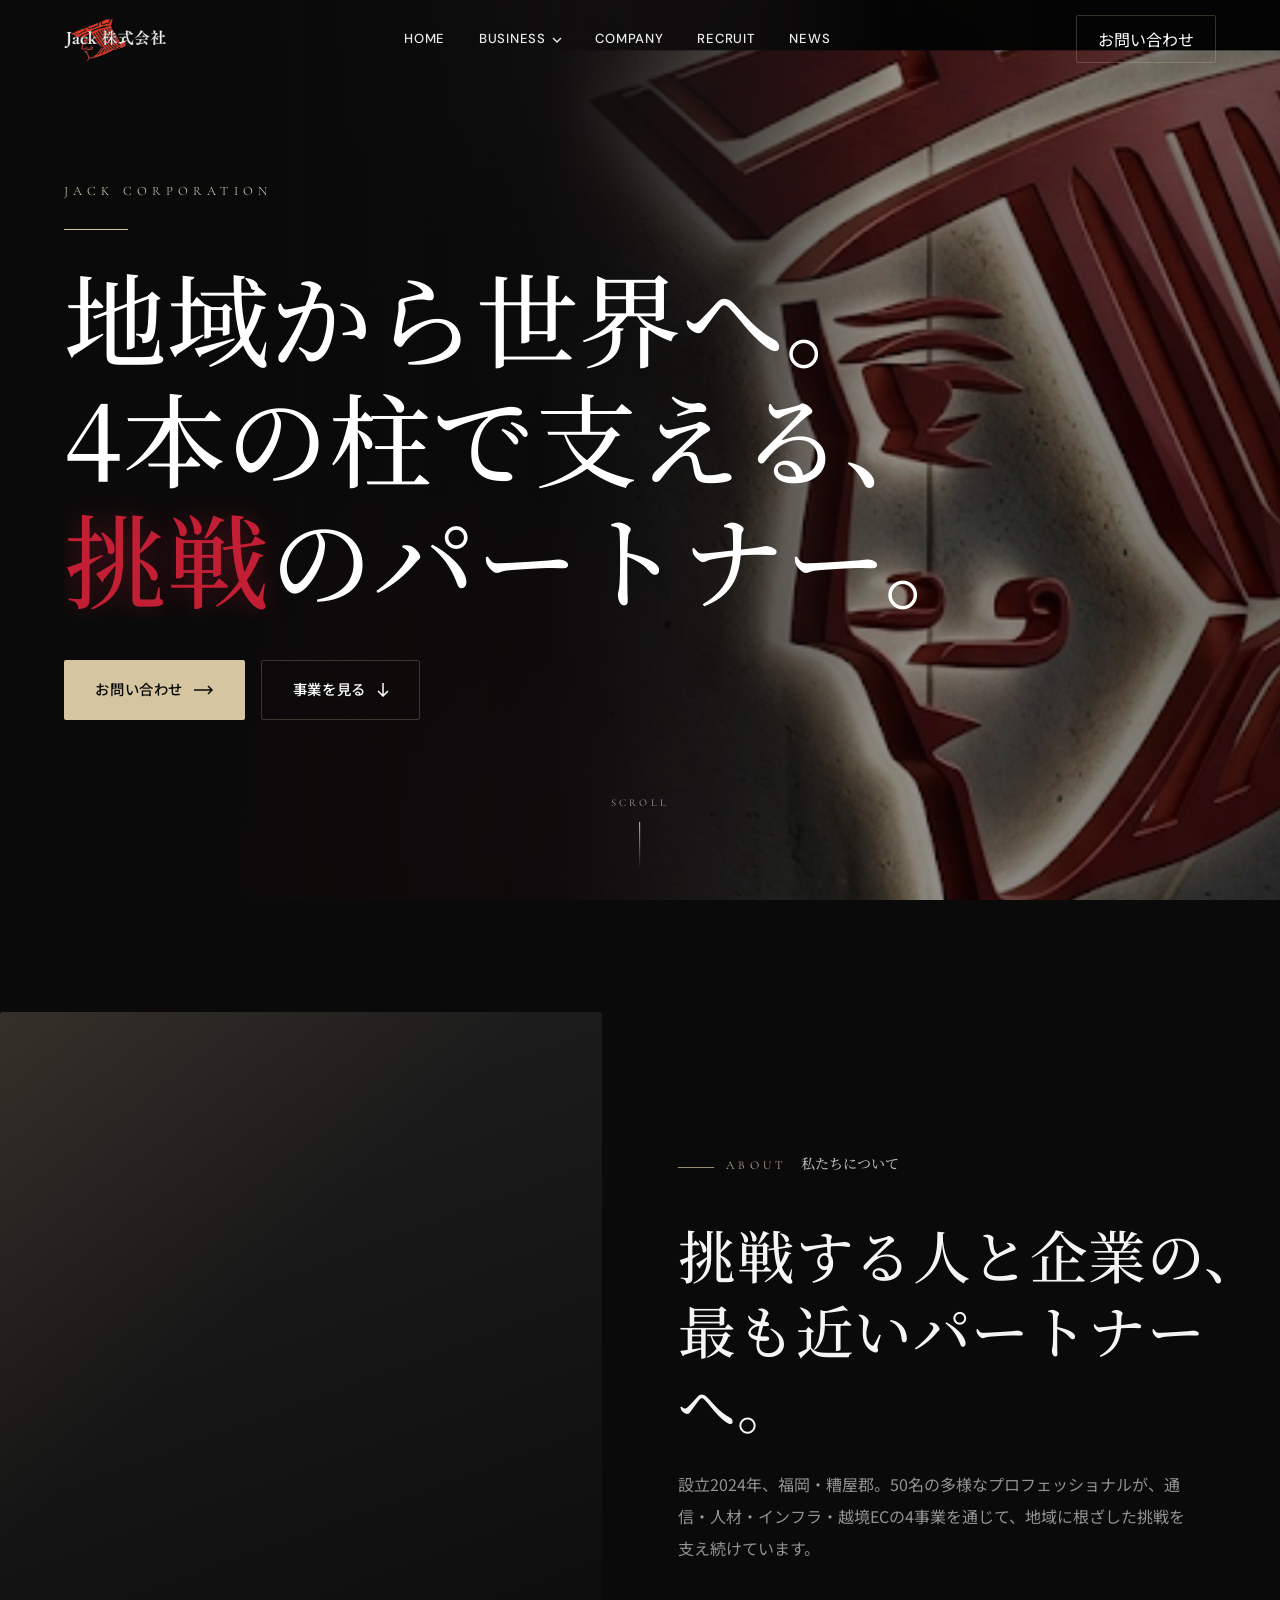
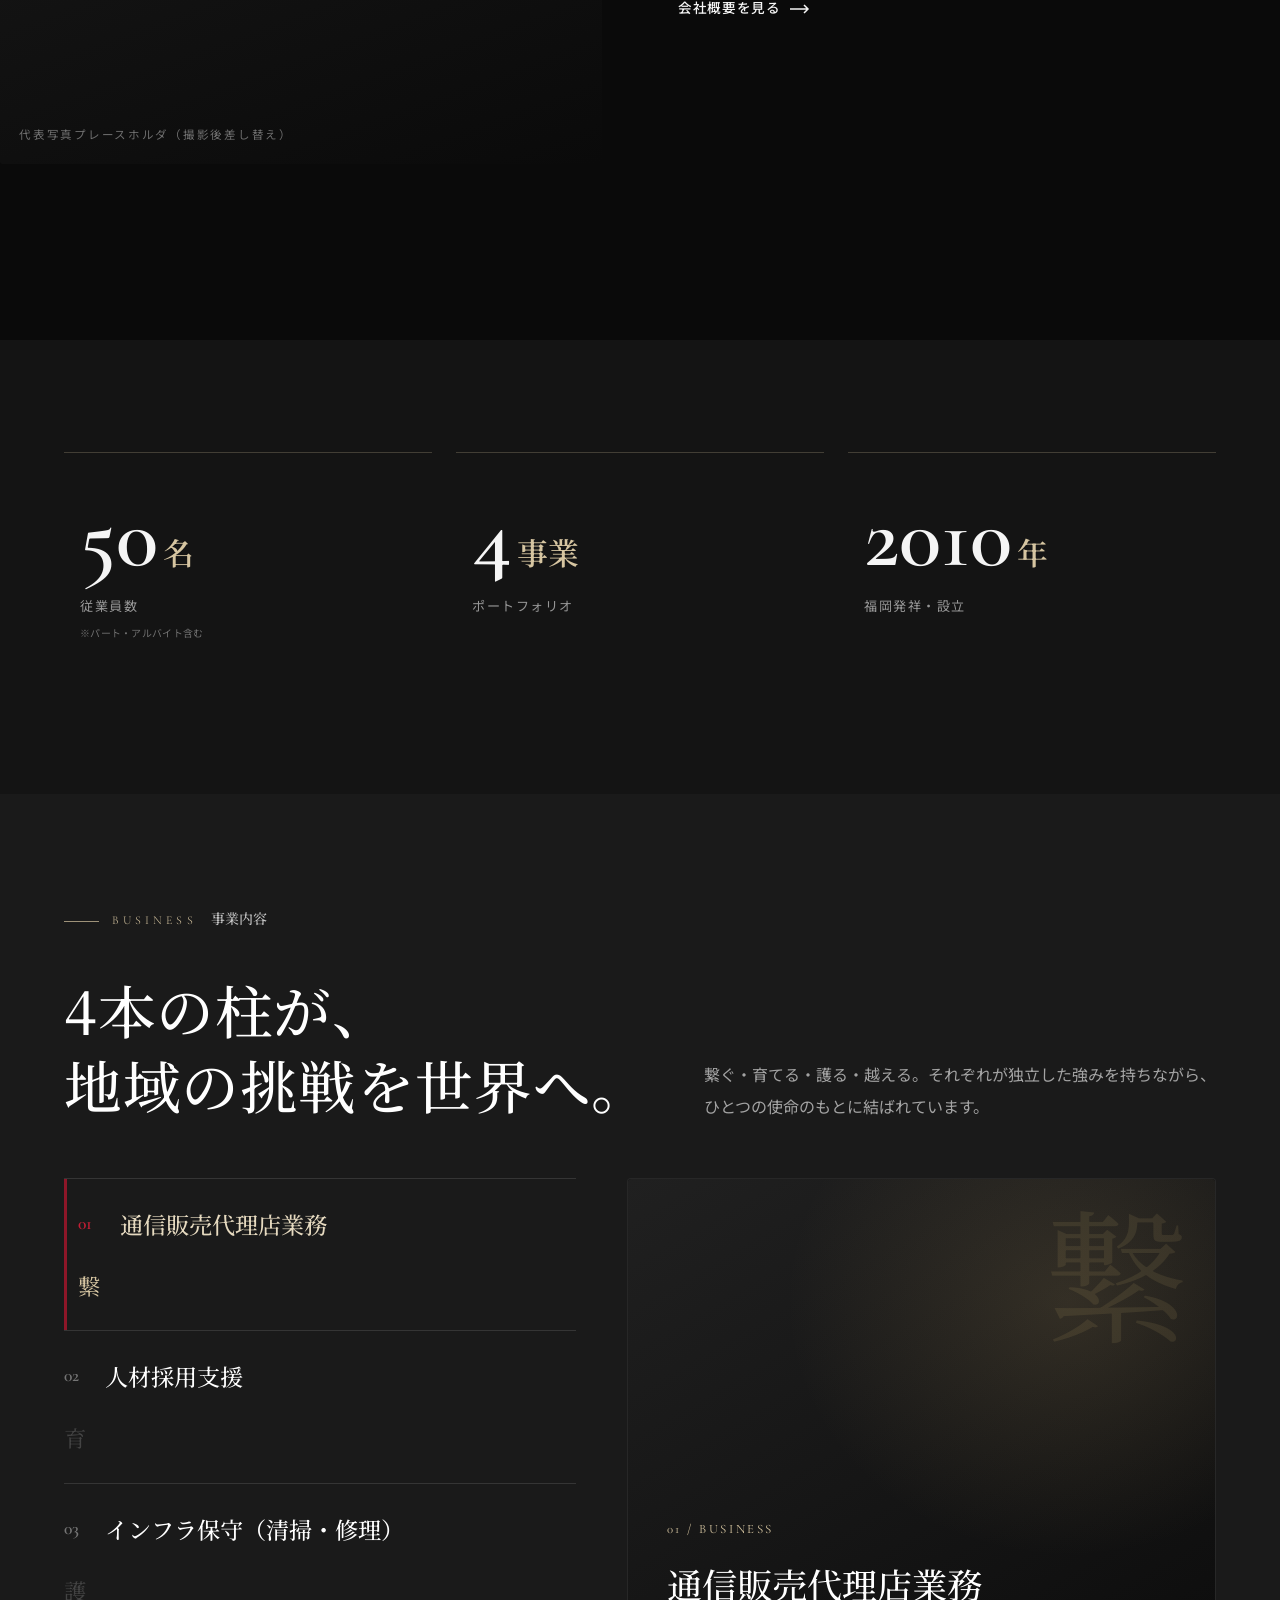
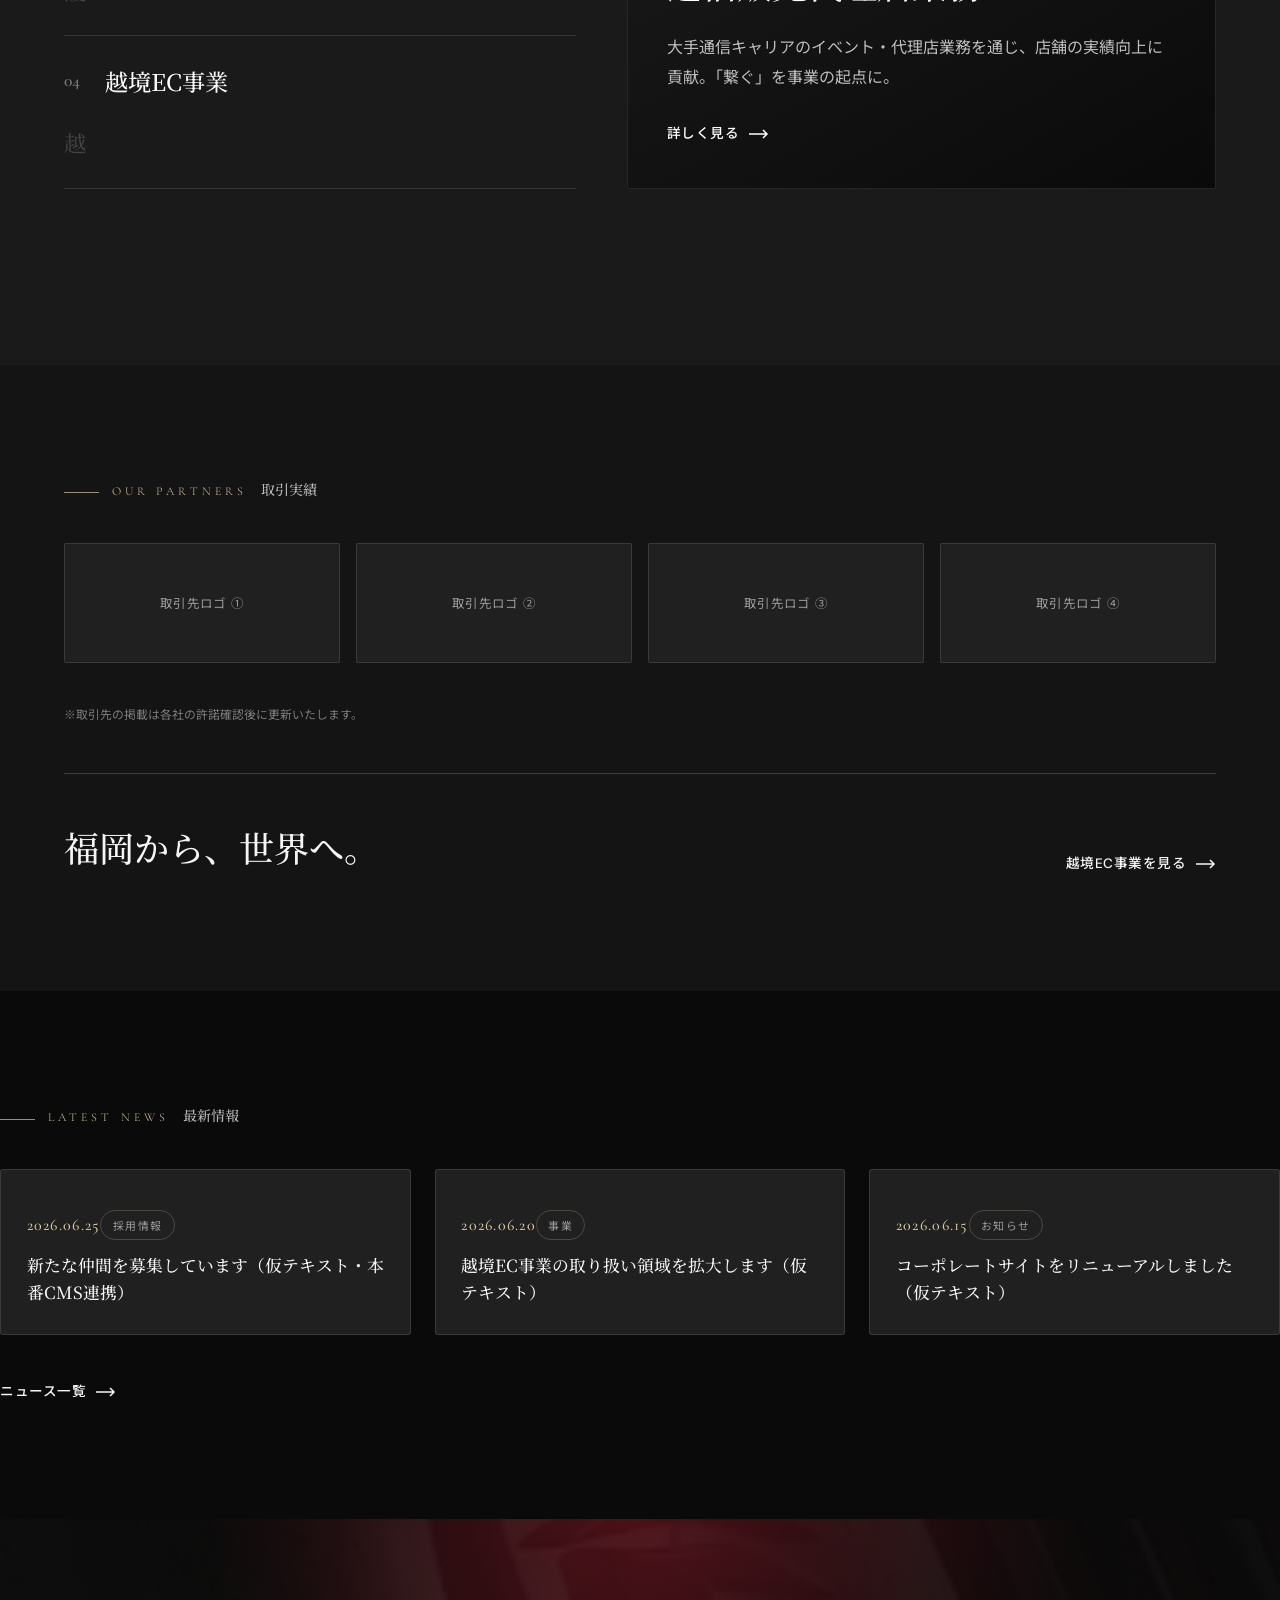
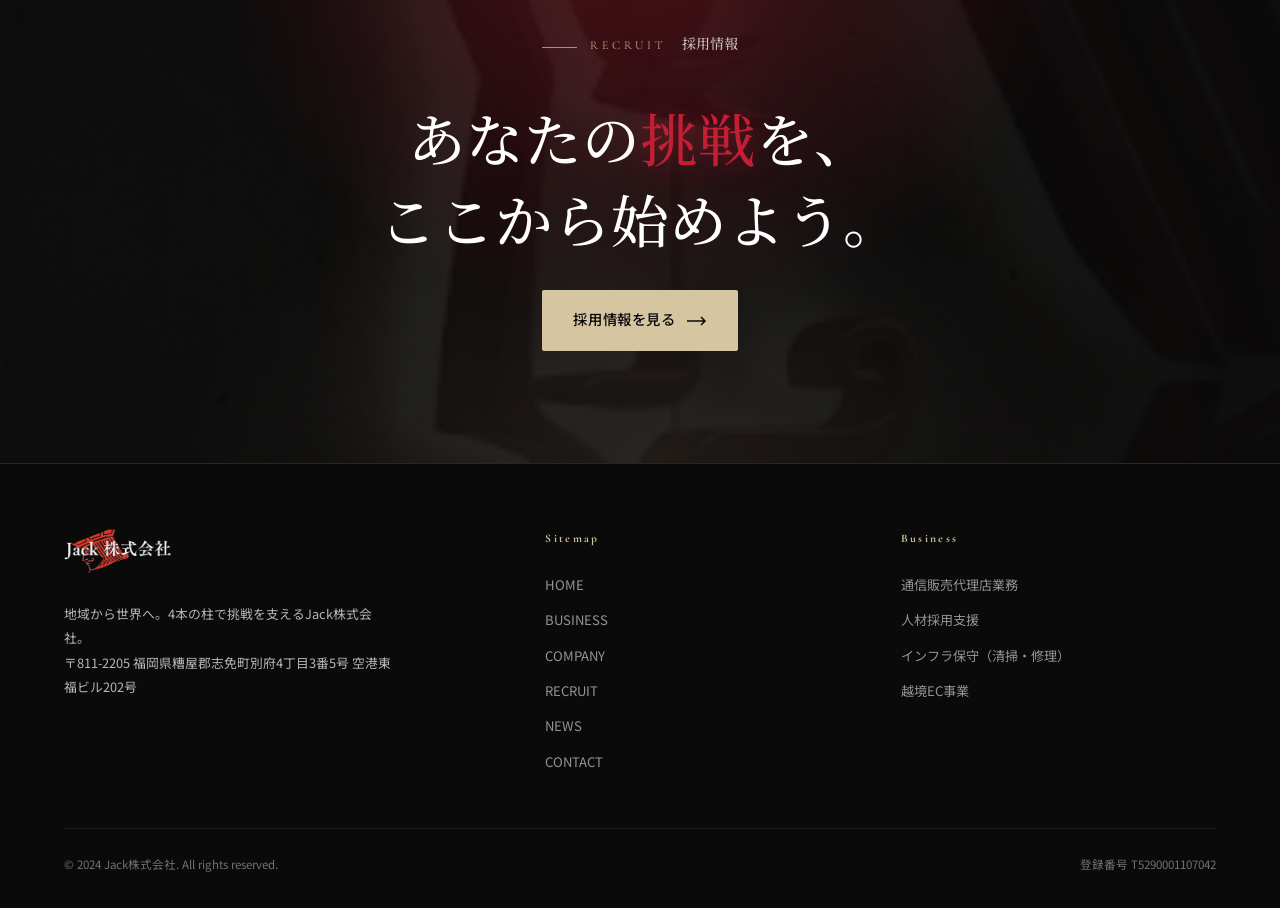
<file: index.html>
<!DOCTYPE html>
<html lang="ja">
<head>
  <meta charset="UTF-8" />
  <meta name="robots" content="noindex,nofollow" />
  <meta name="viewport" content="width=device-width, initial-scale=1.0" />
  <title>Jack株式会社 | 地域から世界へ。4本の柱で支える挑戦のパートナー</title>
  <meta name="description" content="福岡発のコングロマリット、Jack株式会社。通信販売代理店業務・人材採用支援・インフラ保守・越境ECの4事業で、地域の企業と個人の挑戦を支えます。" />
  <!-- ※デザインカンプ【黒基調 Black Edition】。コピーは content/コピー・SEO.md 確定稿v1を反映 -->
  <meta property="og:type" content="website" />
  <meta property="og:site_name" content="Jack株式会社" />
  <meta property="og:locale" content="ja_JP" />
  <meta property="og:title" content="Jack株式会社 | 地域から世界へ。4本の柱で支える挑戦のパートナー" />
  <meta property="og:description" content="福岡発のコングロマリット、Jack株式会社。通信販売代理店業務・人材採用支援・インフラ保守・越境ECの4事業で、地域の挑戦を支えます。" />
  <meta property="og:image" content="https://jack3.net/ogp/top.png" /><!-- 1200x630推奨・実装時に用意 -->
  <meta name="twitter:card" content="summary_large_image" />
  <script type="application/ld+json">
  {"@context":"https://schema.org","@type":"Organization","name":"Jack株式会社","legalName":"Jack株式会社","url":"https://jack3.net/","logo":"https://jack3.net/assets/img/jack-logo.png","foundingDate":"2024-08-20","address":{"@type":"PostalAddress","streetAddress":"別府4丁目3番5号 空港東福ビル202号","addressLocality":"志免町","addressRegion":"福岡県糟屋郡","postalCode":"811-2205","addressCountry":"JP"},"numberOfEmployees":{"@type":"QuantitativeValue","value":50},"taxID":"T5290001107042","contactPoint":{"@type":"ContactPoint","contactType":"customer service","url":"https://jack3.net/contact"}}
  </script>
  <link rel="preconnect" href="https://fonts.googleapis.com" />
  <link rel="preconnect" href="https://fonts.gstatic.com" crossorigin />
  <link href="https://fonts.googleapis.com/css2?family=Cormorant+Garamond:wght@300;400;500;600&family=DM+Sans:wght@400;500&family=Noto+Sans+JP:wght@400;500&family=Noto+Serif+JP:wght@400;500;600&display=swap" rel="stylesheet" />
  <link rel="stylesheet" href="assets/css/theme.css" />
  <link rel="stylesheet" href="assets/css/style.css" />
</head>
<body>

  <!-- ============ HEADER → Header.tsx ============ -->
  <header class="site-header">
    <a class="brand brand-logo" href="index.html" aria-label="Jack株式会社 ホーム"><img src="assets/img/jack-logo.png" alt="Jack株式会社" /></a>
    <nav class="nav" aria-label="グローバルナビ">
      <a href="index.html">HOME</a>
      <a id="megaTrigger" class="has-caret" href="business.html" aria-haspopup="true">BUSINESS
        <svg class="caret" width="10" height="6" viewBox="0 0 10 6" fill="none" stroke="currentColor" stroke-width="1.4"><path d="M1 1l4 4 4-4"/></svg>
      </a>
      <a href="company.html">COMPANY</a>
      <a href="#" aria-disabled="true">RECRUIT</a>
      <a href="#" aria-disabled="true">NEWS</a>
    </nav>
    <span class="nav-cta"><a href="#">お問い合わせ</a></span>
    <button class="burger" aria-label="メニューを開く" aria-expanded="false"><span></span><span></span><span></span></button>
  </header>

  <!-- ============ MEGA MENU → MegaMenu.tsx ============ -->
  <div class="mega" id="mega">
    <div class="label" style="color:#fff"><span class="en">Business</span><span class="jp">事業内容</span></div>
    <div class="mega-grid" id="megaGrid"><!-- JSが配列から描画 --></div>
    <div class="mega-foot"><a class="link-more" href="business.html">事業一覧を見る
      <svg class="arrow" width="20" height="10" viewBox="0 0 20 10" fill="none" stroke="currentColor" stroke-width="1.5"><path d="M0 5h18M14 1l4 4-4 4"/></svg></a></div>
  </div>

  <!-- ============ MOBILE DRAWER → MobileDrawer.tsx ============ -->
  <nav class="drawer" aria-label="モバイルメニュー">
    <a href="index.html"><span class="en">01</span>HOME</a>
    <a href="business.html"><span class="en">02</span>BUSINESS</a>
    <a href="company.html"><span class="en">03</span>COMPANY</a>
    <a href="#"><span class="en">04</span>RECRUIT</a>
    <a href="#"><span class="en">05</span>NEWS</a>
    <a href="#"><span class="en">06</span>CONTACT</a>
  </nav>

  <main>
    <!-- ============ HERO → Hero.tsx ============ -->
    <section class="hero">
      <div class="hero-bg"></div>
      <div class="hero-emblem" role="img" aria-label="Jack株式会社 ブランドエンブレム"></div>
      <div class="wrap">
        <p class="eyebrow line"><span>JACK CORPORATION</span></p>
        <div class="rule"></div>
        <h1>
          <span class="line"><span>地域から世界へ。</span></span>
          <span class="line"><span>4本の柱で支える、</span></span>
          <span class="line"><span><em class="kw">挑戦</em>のパートナー。</span></span>
        </h1>
        <div class="hero-actions">
          <a class="btn btn-primary" href="#">お問い合わせ
            <svg class="arrow" width="20" height="10" viewBox="0 0 20 10" fill="none" stroke="currentColor" stroke-width="1.5"><path d="M0 5h18M14 1l4 4-4 4"/></svg></a>
          <a class="btn btn-ghost" href="#business">事業を見る
            <svg class="arrow" width="12" height="14" viewBox="0 0 12 14" fill="none" stroke="currentColor" stroke-width="1.5"><path d="M6 0v12M1 8l5 5 5-5"/></svg></a>
        </div>
      </div>
      <div class="scroll-ind"><span>SCROLL</span><div class="bar"></div></div>
    </section>

    <!-- ============ ABOUT → About.tsx ============ -->
    <section class="about wrap">
      <div class="about-grid">
        <div class="about-figure reveal"><div class="ph">代表写真プレースホルダ（撮影後差し替え）</div></div>
        <div>
          <div class="label" style="color:var(--ink-700)"><span class="en">About</span><span class="jp">私たちについて</span></div>
          <h2 class="h2 reveal">挑戦する人と企業の、<br>最も近いパートナーへ。</h2>
          <p class="lead reveal" data-delay="1">設立2024年、福岡・糟屋郡。50名の多様なプロフェッショナルが、通信・人材・インフラ・越境ECの4事業を通じて、地域に根ざした挑戦を支え続けています。</p>
          <p class="reveal" data-delay="2" style="margin-top:1.8rem"><a class="link-more" href="company.html">会社概要を見る
            <svg class="arrow" width="20" height="10" viewBox="0 0 20 10" fill="none" stroke="currentColor" stroke-width="1.5"><path d="M0 5h18M14 1l4 4-4 4"/></svg></a></p>
        </div>
      </div>
    </section>

    <!-- ============ NUMBERS → StatsCounter.tsx ============ -->
    <section class="numbers">
      <div class="wrap numbers-grid">
        <div class="stat reveal"><div class="num"><span data-count="50">50</span><span class="unit">名</span></div><div class="cap">従業員数<span class="note-sm">※パート・アルバイト含む</span></div></div>
        <div class="stat reveal" data-delay="1"><div class="num"><span data-count="4">4</span><span class="unit">事業</span></div><div class="cap">ポートフォリオ</div></div>
        <div class="stat reveal" data-delay="2"><div class="num"><span data-count="2024">2024</span><span class="unit">年</span></div><div class="cap">福岡発祥・設立</div></div>
      </div>
    </section>

    <!-- ============ BUSINESS SHOWCASE → BusinessShowcase.tsx ============ -->
    <section class="business" id="business">
      <div class="wrap">
        <div class="biz-head">
          <div>
            <div class="label"><span class="en">Business</span><span class="jp">事業内容</span></div>
            <h2 class="h2 reveal">4本の柱が、<br>地域の挑戦を世界へ。</h2>
          </div>
          <p class="lead reveal" data-delay="1" style="color:rgba(255,255,255,.6)">繋ぐ・育てる・護る・越える。それぞれが独立した強みを持ちながら、ひとつの使命のもとに結ばれています。</p>
        </div>
        <div class="biz-grid">
          <div class="biz-list reveal" id="bizList"><!-- JSが配列から描画 --></div>
          <div class="biz-panel reveal" data-delay="1" id="bizPanel"><!-- JSが配列から描画 --></div>
        </div>
      </div>
    </section>

    <!-- ============ STRENGTH / PARTNERS → ClientLogos.tsx ============ -->
    <section class="strength">
      <div class="wrap">
        <div class="label" style="color:var(--ink-700)"><span class="en">Our Partners</span><span class="jp">取引実績</span></div>
        <div class="logos reveal">
          <div class="logo-ph">取引先ロゴ ①</div><div class="logo-ph">取引先ロゴ ②</div>
          <div class="logo-ph">取引先ロゴ ③</div><div class="logo-ph">取引先ロゴ ④</div>
        </div>
        <p class="note">※取引先の掲載は各社の許諾確認後に更新いたします。</p>
        <div class="global-band reveal" data-delay="1">
          <p class="big">福岡から、世界へ。</p>
          <a class="link-more" href="business.html#global-ec">越境EC事業を見る
            <svg class="arrow" width="20" height="10" viewBox="0 0 20 10" fill="none" stroke="currentColor" stroke-width="1.5"><path d="M0 5h18M14 1l4 4-4 4"/></svg></a>
        </div>
      </div>
    </section>

    <!-- ============ NEWS → NewsLatest.tsx ============ -->
    <section class="news wrap">
      <div class="label" style="color:var(--ink-700)"><span class="en">Latest News</span><span class="jp">最新情報</span></div>
      <div class="news-grid">
        <a class="news-card reveal" href="#"><time>2026.06.25</time><span class="tag">採用情報</span><h4>新たな仲間を募集しています（仮テキスト・本番CMS連携）</h4></a>
        <a class="news-card reveal" data-delay="1" href="#"><time>2026.06.20</time><span class="tag">事業</span><h4>越境EC事業の取り扱い領域を拡大します（仮テキスト）</h4></a>
        <a class="news-card reveal" data-delay="2" href="#"><time>2026.06.15</time><span class="tag">お知らせ</span><h4>コーポレートサイトをリニューアルしました（仮テキスト）</h4></a>
      </div>
      <a class="link-more" href="#">ニュース一覧
        <svg class="arrow" width="20" height="10" viewBox="0 0 20 10" fill="none" stroke="currentColor" stroke-width="1.5"><path d="M0 5h18M14 1l4 4-4 4"/></svg></a>
    </section>

    <!-- ============ RECRUIT CTA → RecruitBanner.tsx ============ -->
    <section class="recruit">
      <div class="recruit-emblem" role="img" aria-label="Jack株式会社 ブランドエンブレム"></div>
      <div class="wrap inner">
        <div class="label" style="color:#fff;justify-content:center"><span class="en">Recruit</span><span class="jp">採用情報</span></div>
        <h2 class="reveal">あなたの<em class="kw">挑戦</em>を、<br>ここから始めよう。</h2>
        <a class="btn btn-primary reveal" data-delay="1" href="#">採用情報を見る
          <svg class="arrow" width="20" height="10" viewBox="0 0 20 10" fill="none" stroke="currentColor" stroke-width="1.5"><path d="M0 5h18M14 1l4 4-4 4"/></svg></a>
      </div>
    </section>
  </main>

  <!-- ============ FOOTER → Footer.tsx ============ -->
  <footer class="site-footer">
    <div class="wrap">
      <div class="foot-top">
        <div class="foot-brand">
          <a class="brand brand-logo brand-logo--foot" href="index.html" aria-label="Jack株式会社 ホーム"><img src="assets/img/jack-logo.png" alt="Jack株式会社" /></a>
          <p>地域から世界へ。4本の柱で挑戦を支えるJack株式会社。<br>〒811-2205 福岡県糟屋郡志免町別府4丁目3番5号 空港東福ビル202号</p>
        </div>
        <div class="foot-col">
          <h5>Sitemap</h5>
          <a href="index.html">HOME</a><a href="business.html">BUSINESS</a><a href="company.html">COMPANY</a>
          <a href="#">RECRUIT</a><a href="#">NEWS</a><a href="#">CONTACT</a>
        </div>
        <div class="foot-col">
          <h5>Business</h5>
          <a href="business.html#telecom">通信販売代理店業務</a><a href="business.html#recruitment">人材採用支援</a>
          <a href="business.html#infrastructure">インフラ保守（清掃・修理）</a><a href="business.html#global-ec">越境EC事業</a>
        </div>
      </div>
      <div class="foot-bottom">
        <span>© 2024 Jack株式会社. All rights reserved.</span>
        <span>登録番号 T5290001107042</span>
      </div>
    </div>
  </footer>

  <script src="assets/js/main.js"></script>
</body>
</html>
</file>
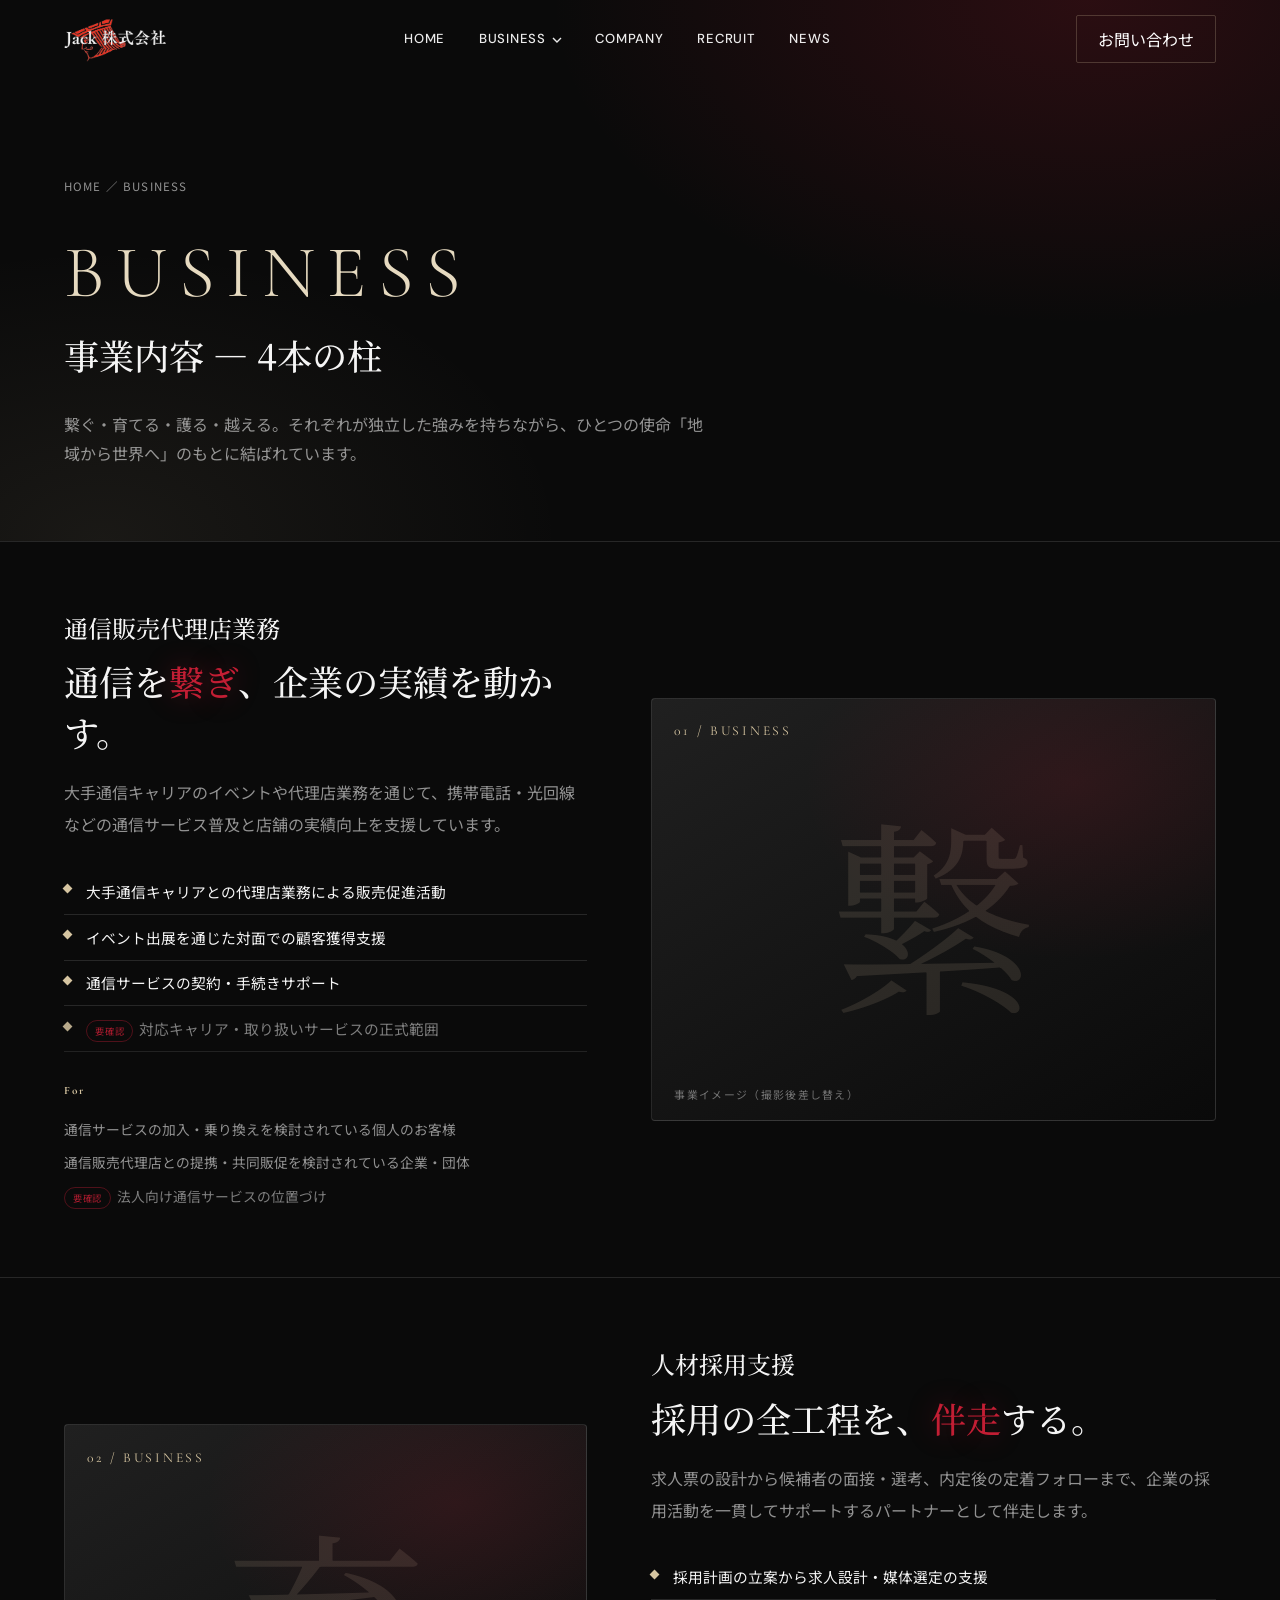
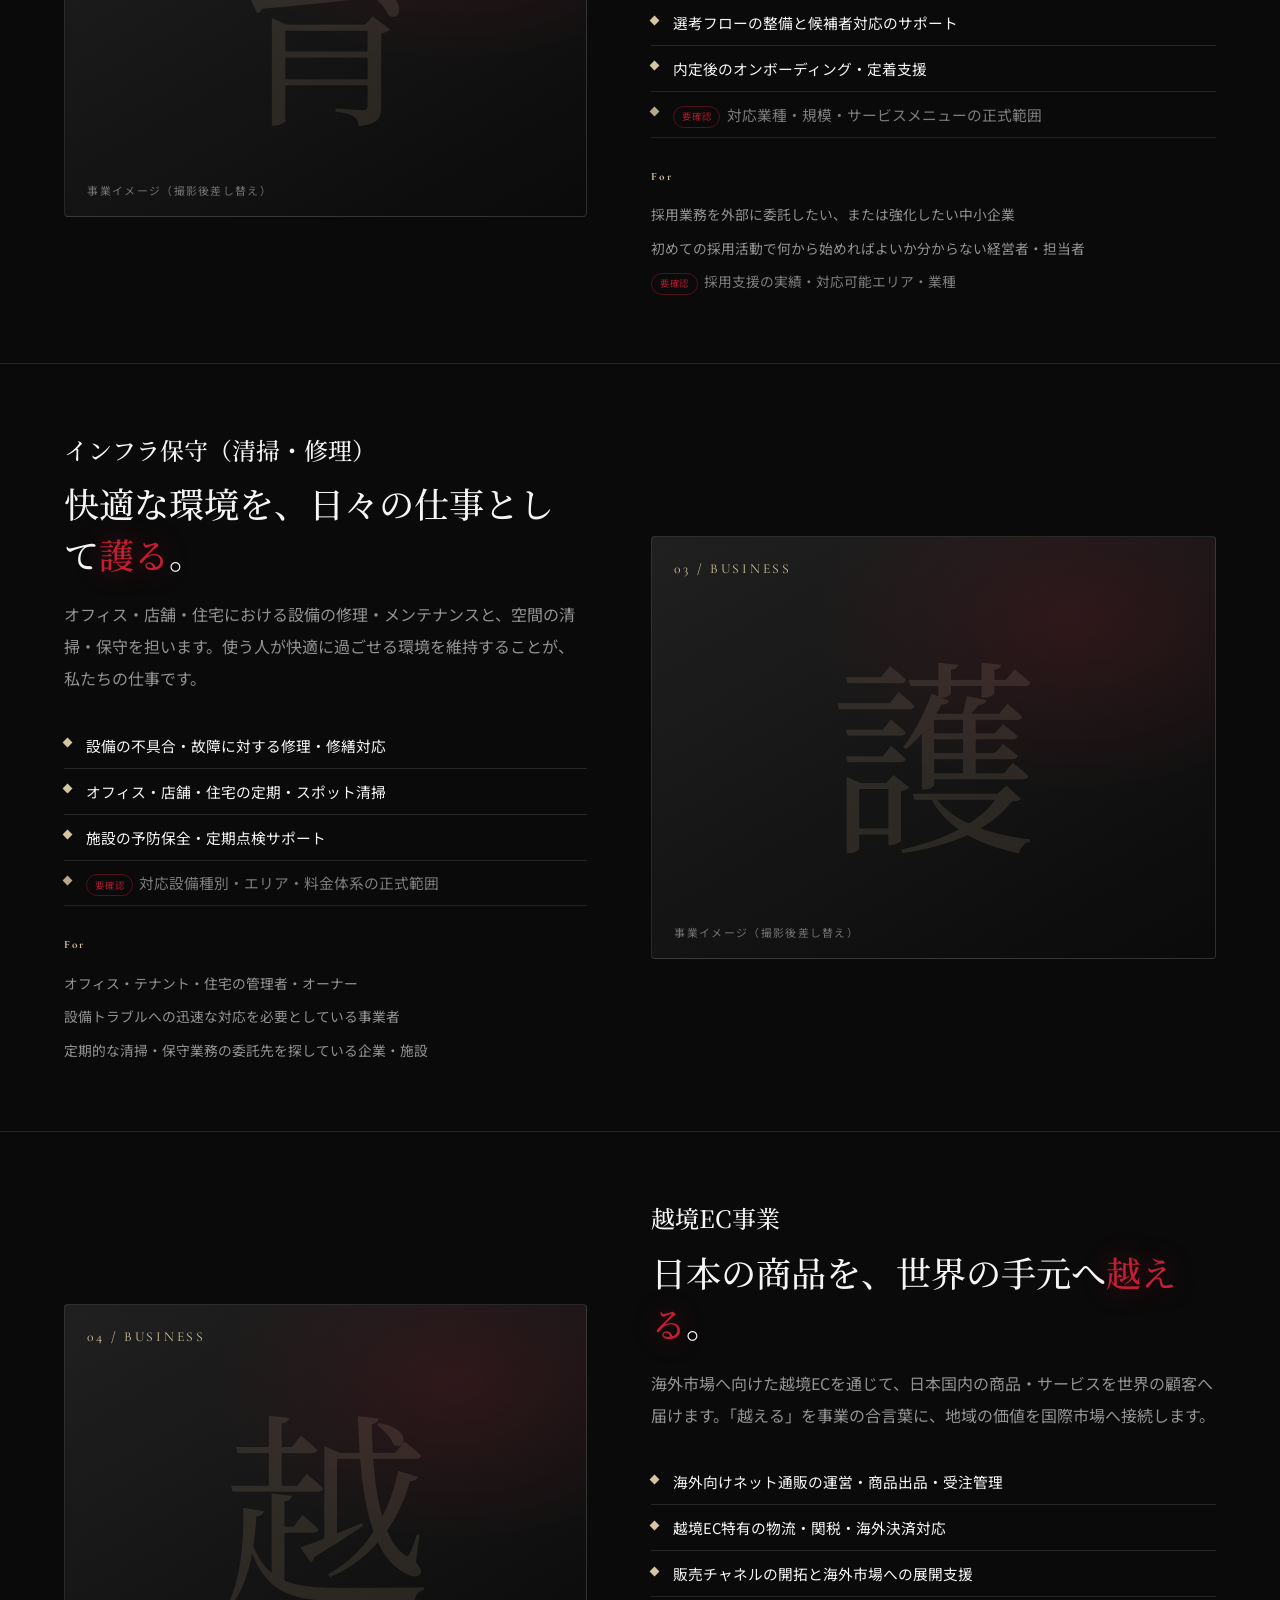
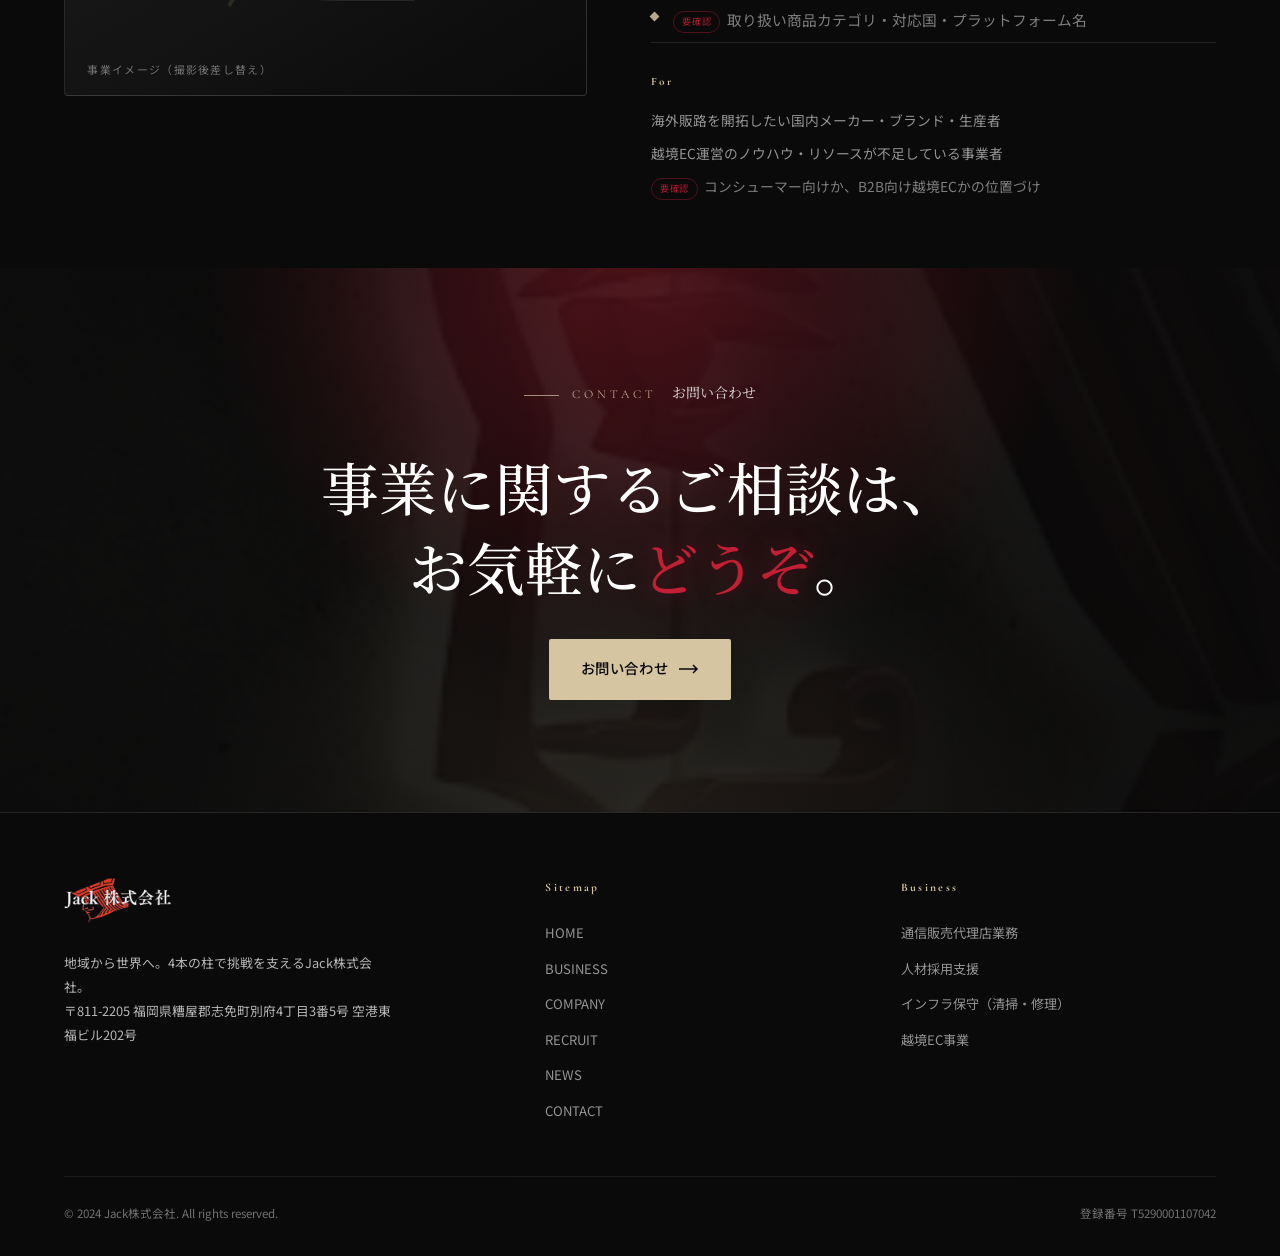
<file: business.html>
<!DOCTYPE html>
<html lang="ja">
<head>
  <meta charset="UTF-8" />
  <meta name="robots" content="noindex,nofollow" />
  <meta name="viewport" content="width=device-width, initial-scale=1.0" />
  <title>事業内容 | Jack株式会社</title>
  <meta name="description" content="通信販売代理店業務・人材採用支援・インフラ保守（清掃・修理）・越境EC事業の4本柱。Jack株式会社の多角化事業をご紹介します。" />
  <meta property="og:type" content="website" />
  <meta property="og:site_name" content="Jack株式会社" />
  <meta property="og:title" content="事業内容 | Jack株式会社" />
  <meta property="og:image" content="https://jack3.net/ogp/top.png" />
  <link rel="preconnect" href="https://fonts.googleapis.com" />
  <link rel="preconnect" href="https://fonts.gstatic.com" crossorigin />
  <link href="https://fonts.googleapis.com/css2?family=Cormorant+Garamond:wght@300;400;500;600&family=DM+Sans:wght@400;500&family=Noto+Sans+JP:wght@400;500&family=Noto+Serif+JP:wght@400;500;600&display=swap" rel="stylesheet" />
  <link rel="stylesheet" href="assets/css/theme.css" />
  <link rel="stylesheet" href="assets/css/style.css" />
</head>
<body>

  <!-- ============ HEADER ============ -->
  <header class="site-header scrolled">
    <a class="brand brand-logo" href="index.html" aria-label="Jack株式会社 ホーム"><img src="assets/img/jack-logo.png" alt="Jack株式会社" /></a>
    <nav class="nav" aria-label="グローバルナビ">
      <a href="index.html">HOME</a>
      <a id="megaTrigger" class="has-caret" href="business.html" aria-haspopup="true" aria-current="page">BUSINESS
        <svg class="caret" width="10" height="6" viewBox="0 0 10 6" fill="none" stroke="currentColor" stroke-width="1.4"><path d="M1 1l4 4 4-4"/></svg>
      </a>
      <a href="company.html">COMPANY</a>
      <a href="#">RECRUIT</a>
      <a href="#">NEWS</a>
    </nav>
    <span class="nav-cta"><a href="#">お問い合わせ</a></span>
    <button class="burger" aria-label="メニューを開く" aria-expanded="false"><span></span><span></span><span></span></button>
  </header>

  <div class="mega" id="mega">
    <div class="label" style="color:#fff"><span class="en">Business</span><span class="jp">事業内容</span></div>
    <div class="mega-grid" id="megaGrid"></div>
    <div class="mega-foot"><a class="link-more" href="business.html">事業一覧を見る
      <svg class="arrow" width="20" height="10" viewBox="0 0 20 10" fill="none" stroke="currentColor" stroke-width="1.5"><path d="M0 5h18M14 1l4 4-4 4"/></svg></a></div>
  </div>

  <nav class="drawer" aria-label="モバイルメニュー">
    <a href="index.html"><span class="en">01</span>HOME</a>
    <a href="business.html"><span class="en">02</span>BUSINESS</a>
    <a href="company.html"><span class="en">03</span>COMPANY</a>
    <a href="#"><span class="en">04</span>RECRUIT</a>
    <a href="#"><span class="en">05</span>NEWS</a>
    <a href="#"><span class="en">06</span>CONTACT</a>
  </nav>

  <main>
    <!-- ============ PAGE HERO ============ -->
    <section class="page-hero">
      <div class="wrap">
        <p class="crumb"><a href="index.html">HOME</a> ／ BUSINESS</p>
        <span class="en-big">Business</span>
        <h1>事業内容 ― 4本の柱</h1>
        <p class="page-lead">繋ぐ・育てる・護る・越える。それぞれが独立した強みを持ちながら、ひとつの使命「地域から世界へ」のもとに結ばれています。</p>
      </div>
    </section>

    <!-- ============ 01 通信販売代理店業務 ============ -->
    <section class="biz-detail" id="telecom">
      <div class="wrap">
        <div class="bd-visual reveal"><span class="no">01 / BUSINESS</span><span class="bigkanji">繋</span><span class="ph">事業イメージ（撮影後差し替え）</span></div>
        <div class="bd-body reveal" data-delay="1">
          <p class="bd-label">通信販売代理店業務</p>
          <p class="catch">通信を<span class="kw">繋ぎ</span>、企業の実績を動かす。</p>
          <p class="lead">大手通信キャリアのイベントや代理店業務を通じて、携帯電話・光回線などの通信サービス普及と店舗の実績向上を支援しています。</p>
          <ul class="bd-list">
            <li>大手通信キャリアとの代理店業務による販売促進活動</li>
            <li>イベント出展を通じた対面での顧客獲得支援</li>
            <li>通信サービスの契約・手続きサポート</li>
            <li class="tbc"><span class="tbc-badge">要確認</span>対応キャリア・取り扱いサービスの正式範囲</li>
          </ul>
          <div class="bd-target">
            <h4>For</h4>
            <ul>
              <li>通信サービスの加入・乗り換えを検討されている個人のお客様</li>
              <li>通信販売代理店との提携・共同販促を検討されている企業・団体</li>
              <li class="tbc"><span class="tbc-badge">要確認</span>法人向け通信サービスの位置づけ</li>
            </ul>
          </div>
        </div>
      </div>
    </section>

    <!-- ============ 02 人材採用支援 ============ -->
    <section class="biz-detail" id="recruitment">
      <div class="wrap">
        <div class="bd-visual reveal"><span class="no">02 / BUSINESS</span><span class="bigkanji">育</span><span class="ph">事業イメージ（撮影後差し替え）</span></div>
        <div class="bd-body reveal" data-delay="1">
          <p class="bd-label">人材採用支援</p>
          <p class="catch">採用の全工程を、<span class="kw">伴走</span>する。</p>
          <p class="lead">求人票の設計から候補者の面接・選考、内定後の定着フォローまで、企業の採用活動を一貫してサポートするパートナーとして伴走します。</p>
          <ul class="bd-list">
            <li>採用計画の立案から求人設計・媒体選定の支援</li>
            <li>選考フローの整備と候補者対応のサポート</li>
            <li>内定後のオンボーディング・定着支援</li>
            <li class="tbc"><span class="tbc-badge">要確認</span>対応業種・規模・サービスメニューの正式範囲</li>
          </ul>
          <div class="bd-target">
            <h4>For</h4>
            <ul>
              <li>採用業務を外部に委託したい、または強化したい中小企業</li>
              <li>初めての採用活動で何から始めればよいか分からない経営者・担当者</li>
              <li class="tbc"><span class="tbc-badge">要確認</span>採用支援の実績・対応可能エリア・業種</li>
            </ul>
          </div>
        </div>
      </div>
    </section>

    <!-- ============ 03 インフラ保守 ============ -->
    <section class="biz-detail" id="infrastructure">
      <div class="wrap">
        <div class="bd-visual reveal"><span class="no">03 / BUSINESS</span><span class="bigkanji">護</span><span class="ph">事業イメージ（撮影後差し替え）</span></div>
        <div class="bd-body reveal" data-delay="1">
          <p class="bd-label">インフラ保守（清掃・修理）</p>
          <p class="catch">快適な環境を、日々の仕事として<span class="kw">護る</span>。</p>
          <p class="lead">オフィス・店舗・住宅における設備の修理・メンテナンスと、空間の清掃・保守を担います。使う人が快適に過ごせる環境を維持することが、私たちの仕事です。</p>
          <ul class="bd-list">
            <li>設備の不具合・故障に対する修理・修繕対応</li>
            <li>オフィス・店舗・住宅の定期・スポット清掃</li>
            <li>施設の予防保全・定期点検サポート</li>
            <li class="tbc"><span class="tbc-badge">要確認</span>対応設備種別・エリア・料金体系の正式範囲</li>
          </ul>
          <div class="bd-target">
            <h4>For</h4>
            <ul>
              <li>オフィス・テナント・住宅の管理者・オーナー</li>
              <li>設備トラブルへの迅速な対応を必要としている事業者</li>
              <li>定期的な清掃・保守業務の委託先を探している企業・施設</li>
            </ul>
          </div>
        </div>
      </div>
    </section>

    <!-- ============ 04 越境EC事業 ============ -->
    <section class="biz-detail" id="global-ec">
      <div class="wrap">
        <div class="bd-visual reveal"><span class="no">04 / BUSINESS</span><span class="bigkanji">越</span><span class="ph">事業イメージ（撮影後差し替え）</span></div>
        <div class="bd-body reveal" data-delay="1">
          <p class="bd-label">越境EC事業</p>
          <p class="catch">日本の商品を、世界の手元へ<span class="kw">越える</span>。</p>
          <p class="lead">海外市場へ向けた越境ECを通じて、日本国内の商品・サービスを世界の顧客へ届けます。「越える」を事業の合言葉に、地域の価値を国際市場へ接続します。</p>
          <ul class="bd-list">
            <li>海外向けネット通販の運営・商品出品・受注管理</li>
            <li>越境EC特有の物流・関税・海外決済対応</li>
            <li>販売チャネルの開拓と海外市場への展開支援</li>
            <li class="tbc"><span class="tbc-badge">要確認</span>取り扱い商品カテゴリ・対応国・プラットフォーム名</li>
          </ul>
          <div class="bd-target">
            <h4>For</h4>
            <ul>
              <li>海外販路を開拓したい国内メーカー・ブランド・生産者</li>
              <li>越境EC運営のノウハウ・リソースが不足している事業者</li>
              <li class="tbc"><span class="tbc-badge">要確認</span>コンシューマー向けか、B2B向け越境ECかの位置づけ</li>
            </ul>
          </div>
        </div>
      </div>
    </section>

    <!-- ============ CONTACT CTA ============ -->
    <section class="recruit">
      <div class="recruit-emblem" role="img" aria-label="Jack株式会社 ブランドエンブレム"></div>
      <div class="wrap inner">
        <div class="label" style="color:#fff;justify-content:center"><span class="en">Contact</span><span class="jp">お問い合わせ</span></div>
        <h2 class="reveal">事業に関するご相談は、<br>お気軽に<span class="kw">どうぞ</span>。</h2>
        <a class="btn btn-primary reveal" data-delay="1" href="#">お問い合わせ
          <svg class="arrow" width="20" height="10" viewBox="0 0 20 10" fill="none" stroke="currentColor" stroke-width="1.5"><path d="M0 5h18M14 1l4 4-4 4"/></svg></a>
      </div>
    </section>
  </main>

  <!-- ============ FOOTER ============ -->
  <footer class="site-footer">
    <div class="wrap">
      <div class="foot-top">
        <div class="foot-brand">
          <a class="brand brand-logo brand-logo--foot" href="index.html" aria-label="Jack株式会社 ホーム"><img src="assets/img/jack-logo.png" alt="Jack株式会社" /></a>
          <p>地域から世界へ。4本の柱で挑戦を支えるJack株式会社。<br>〒811-2205 福岡県糟屋郡志免町別府4丁目3番5号 空港東福ビル202号</p>
        </div>
        <div class="foot-col">
          <h5>Sitemap</h5>
          <a href="index.html">HOME</a><a href="business.html">BUSINESS</a><a href="company.html">COMPANY</a>
          <a href="#">RECRUIT</a><a href="#">NEWS</a><a href="#">CONTACT</a>
        </div>
        <div class="foot-col">
          <h5>Business</h5>
          <a href="business.html#telecom">通信販売代理店業務</a><a href="business.html#recruitment">人材採用支援</a>
          <a href="business.html#infrastructure">インフラ保守（清掃・修理）</a><a href="business.html#global-ec">越境EC事業</a>
        </div>
      </div>
      <div class="foot-bottom">
        <span>© 2024 Jack株式会社. All rights reserved.</span>
        <span>登録番号 T5290001107042</span>
      </div>
    </div>
  </footer>

  <script src="assets/js/main.js"></script>
</body>
</html>
</file>
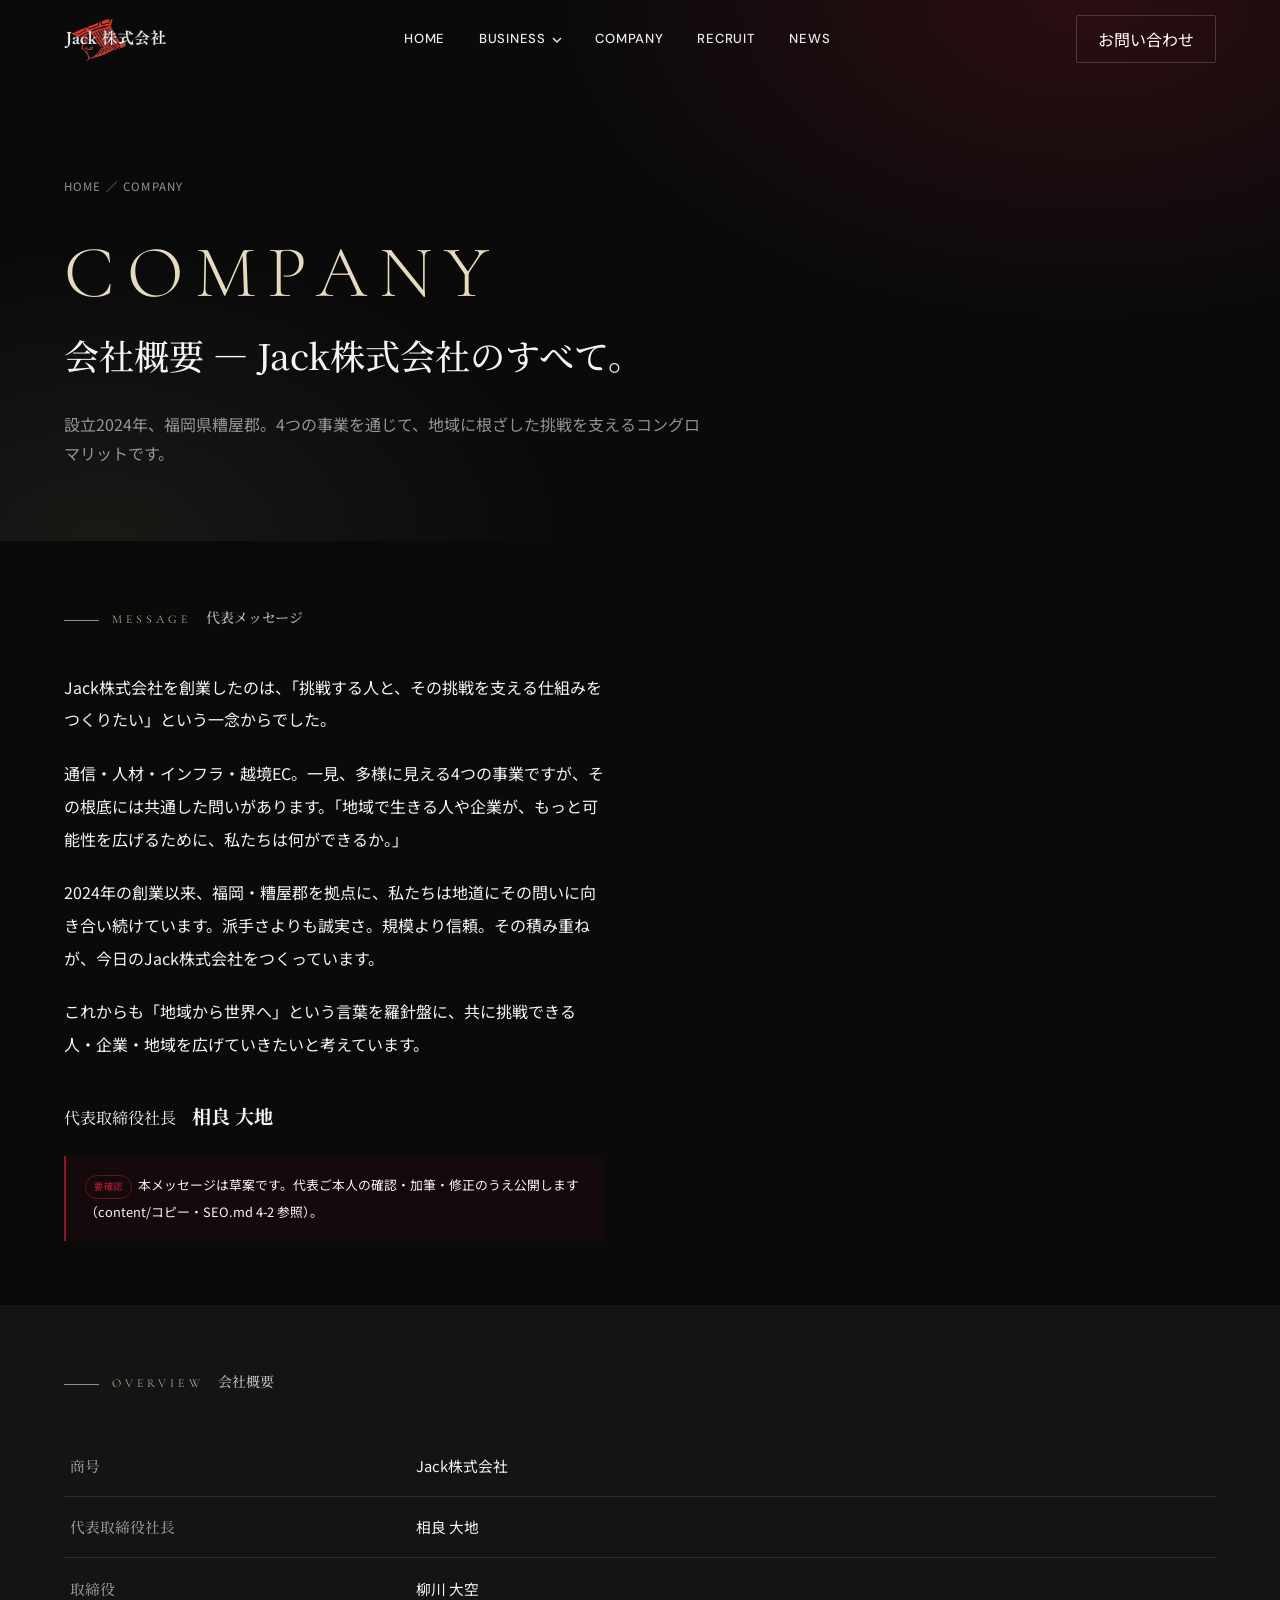
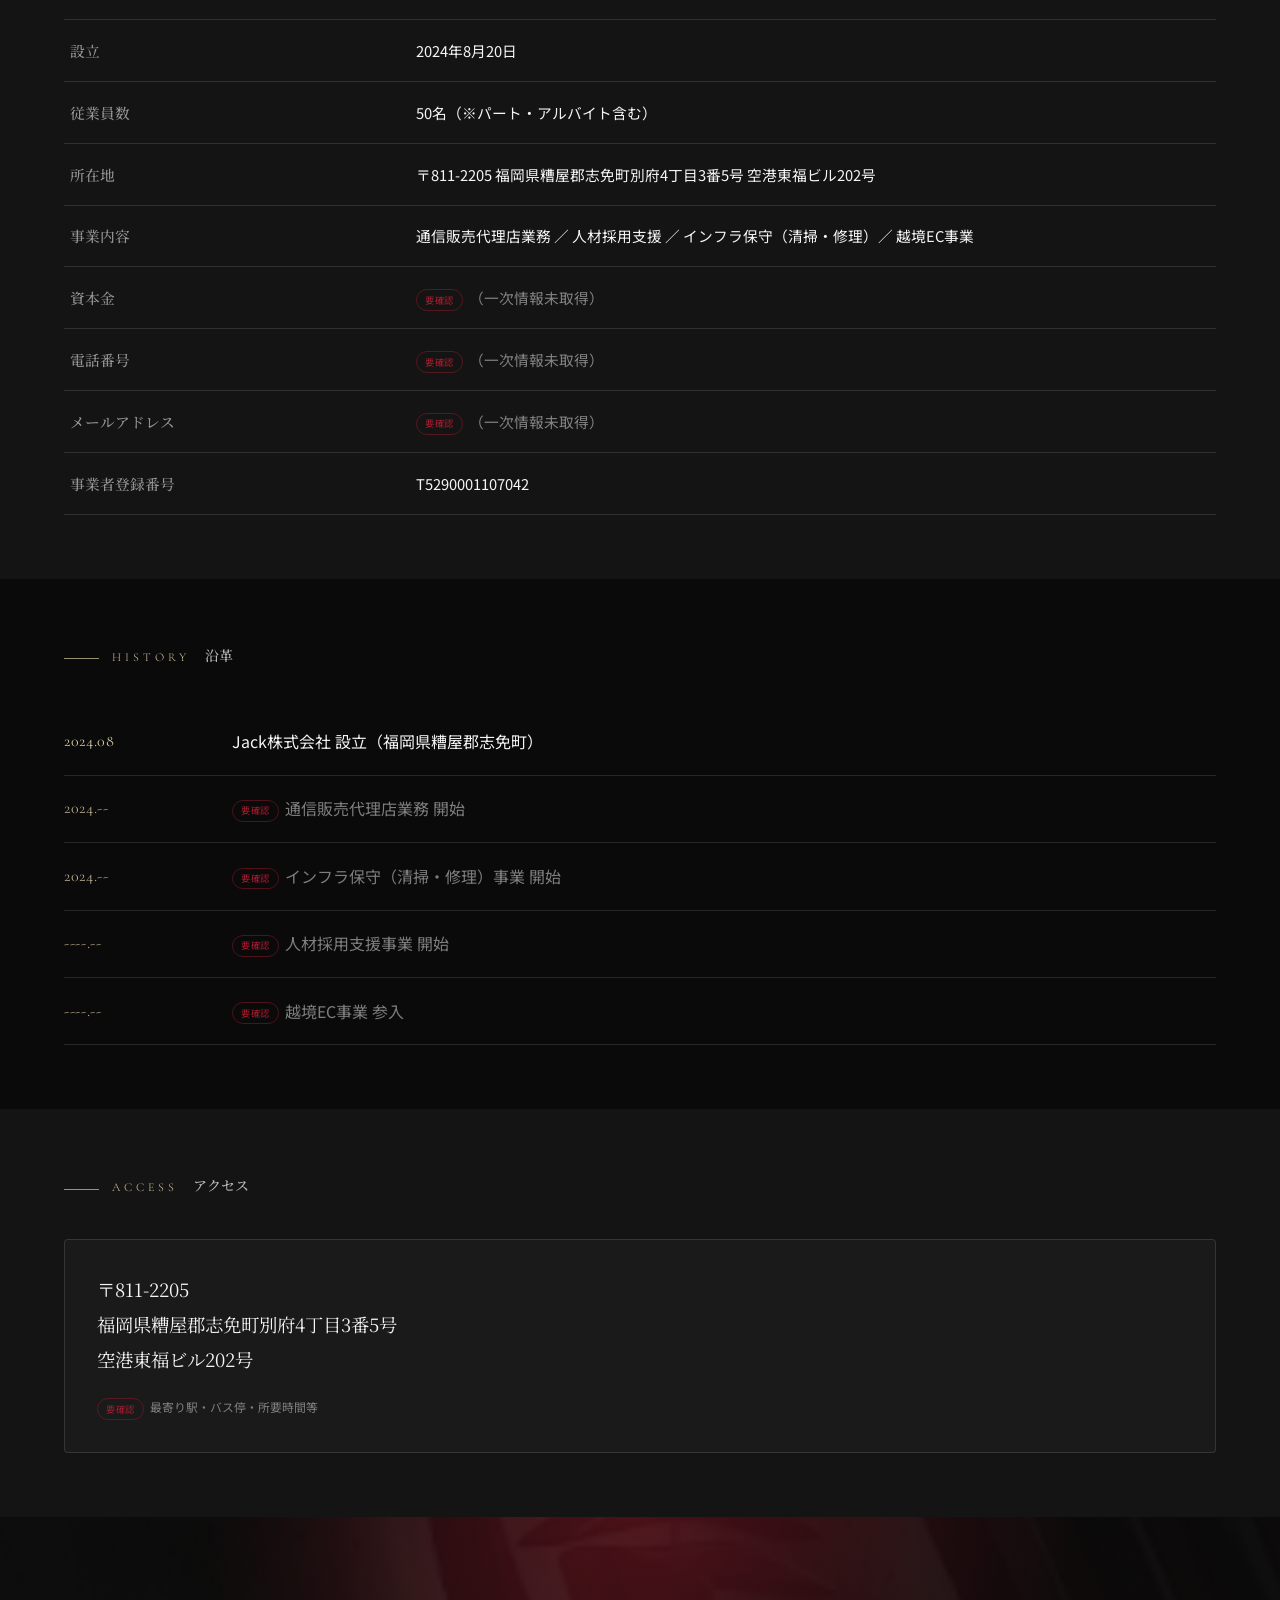
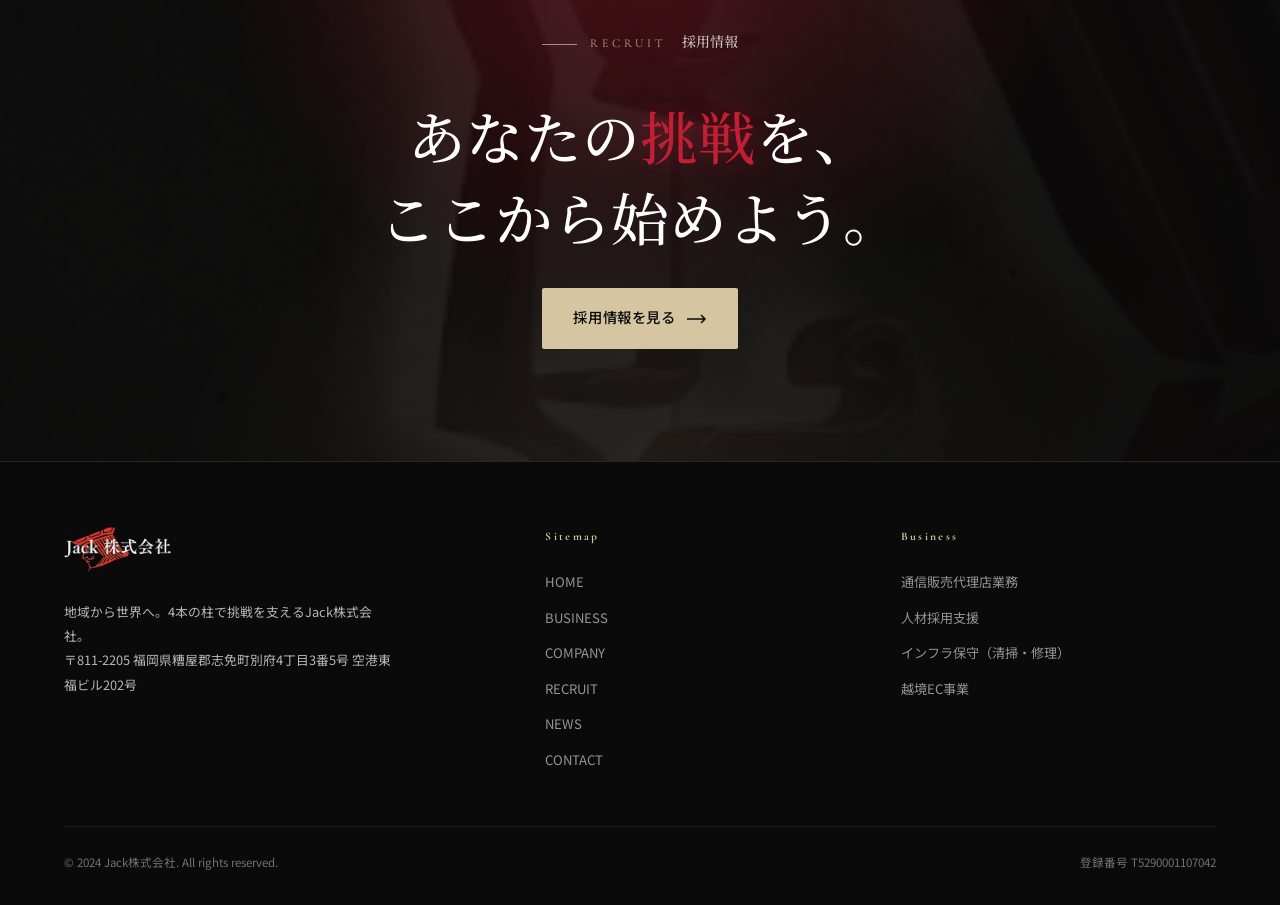
<file: company.html>
<!DOCTYPE html>
<html lang="ja">
<head>
  <meta charset="UTF-8" />
  <meta name="robots" content="noindex,nofollow" />
  <meta name="viewport" content="width=device-width, initial-scale=1.0" />
  <title>会社概要 | Jack株式会社</title>
  <meta name="description" content="Jack株式会社の会社概要。設立2024年、福岡県糟屋郡。代表取締役社長・相良大地が率いる、4事業を展開するコングロマリット企業です。" />
  <meta property="og:type" content="website" />
  <meta property="og:site_name" content="Jack株式会社" />
  <meta property="og:title" content="会社概要 | Jack株式会社" />
  <meta property="og:image" content="https://jack3.net/ogp/top.png" />
  <link rel="preconnect" href="https://fonts.googleapis.com" />
  <link rel="preconnect" href="https://fonts.gstatic.com" crossorigin />
  <link href="https://fonts.googleapis.com/css2?family=Cormorant+Garamond:wght@300;400;500;600&family=DM+Sans:wght@400;500&family=Noto+Sans+JP:wght@400;500&family=Noto+Serif+JP:wght@400;500;600&display=swap" rel="stylesheet" />
  <link rel="stylesheet" href="assets/css/theme.css" />
  <link rel="stylesheet" href="assets/css/style.css" />
</head>
<body>

  <!-- ============ HEADER ============ -->
  <header class="site-header scrolled">
    <a class="brand brand-logo" href="index.html" aria-label="Jack株式会社 ホーム"><img src="assets/img/jack-logo.png" alt="Jack株式会社" /></a>
    <nav class="nav" aria-label="グローバルナビ">
      <a href="index.html">HOME</a>
      <a id="megaTrigger" class="has-caret" href="business.html" aria-haspopup="true">BUSINESS
        <svg class="caret" width="10" height="6" viewBox="0 0 10 6" fill="none" stroke="currentColor" stroke-width="1.4"><path d="M1 1l4 4 4-4"/></svg>
      </a>
      <a href="company.html" aria-current="page">COMPANY</a>
      <a href="#">RECRUIT</a>
      <a href="#">NEWS</a>
    </nav>
    <span class="nav-cta"><a href="#">お問い合わせ</a></span>
    <button class="burger" aria-label="メニューを開く" aria-expanded="false"><span></span><span></span><span></span></button>
  </header>

  <div class="mega" id="mega">
    <div class="label" style="color:#fff"><span class="en">Business</span><span class="jp">事業内容</span></div>
    <div class="mega-grid" id="megaGrid"></div>
    <div class="mega-foot"><a class="link-more" href="business.html">事業一覧を見る
      <svg class="arrow" width="20" height="10" viewBox="0 0 20 10" fill="none" stroke="currentColor" stroke-width="1.5"><path d="M0 5h18M14 1l4 4-4 4"/></svg></a></div>
  </div>

  <nav class="drawer" aria-label="モバイルメニュー">
    <a href="index.html"><span class="en">01</span>HOME</a>
    <a href="business.html"><span class="en">02</span>BUSINESS</a>
    <a href="company.html"><span class="en">03</span>COMPANY</a>
    <a href="#"><span class="en">04</span>RECRUIT</a>
    <a href="#"><span class="en">05</span>NEWS</a>
    <a href="#"><span class="en">06</span>CONTACT</a>
  </nav>

  <main>
    <!-- ============ PAGE HERO ============ -->
    <section class="page-hero">
      <div class="wrap">
        <p class="crumb"><a href="index.html">HOME</a> ／ COMPANY</p>
        <span class="en-big">Company</span>
        <h1>会社概要 ― Jack株式会社のすべて。</h1>
        <p class="page-lead">設立2024年、福岡県糟屋郡。4つの事業を通じて、地域に根ざした挑戦を支えるコングロマリットです。</p>
      </div>
    </section>

    <!-- ============ 代表メッセージ ============ -->
    <section class="section">
      <div class="wrap">
        <div class="label" style="color:var(--ink-700)"><span class="en">Message</span><span class="jp">代表メッセージ</span></div>
        <div class="message-block reveal">
          <p>Jack株式会社を創業したのは、「挑戦する人と、その挑戦を支える仕組みをつくりたい」という一念からでした。</p>
          <p>通信・人材・インフラ・越境EC。一見、多様に見える4つの事業ですが、その根底には共通した問いがあります。「地域で生きる人や企業が、もっと可能性を広げるために、私たちは何ができるか。」</p>
          <p>2024年の創業以来、福岡・糟屋郡を拠点に、私たちは地道にその問いに向き合い続けています。派手さよりも誠実さ。規模より信頼。その積み重ねが、今日のJack株式会社をつくっています。</p>
          <p>これからも「地域から世界へ」という言葉を羅針盤に、共に挑戦できる人・企業・地域を広げていきたいと考えています。</p>
          <p class="sign">代表取締役社長　<b>相良 大地</b></p>
          <p class="draft-note"><span class="tbc-badge">要確認</span>本メッセージは草案です。代表ご本人の確認・加筆・修正のうえ公開します（content/コピー・SEO.md 4-2 参照）。</p>
        </div>
      </div>
    </section>

    <!-- ============ 会社概要テーブル ============ -->
    <section class="section section--alt">
      <div class="wrap">
        <div class="label" style="color:var(--ink-700)"><span class="en">Overview</span><span class="jp">会社概要</span></div>
        <table class="info-table reveal">
          <tbody>
            <tr><th>商号</th><td>Jack株式会社</td></tr>
            <tr><th>代表取締役社長</th><td>相良 大地</td></tr>
            <tr><th>取締役</th><td>柳川 大空</td></tr>
            <tr><th>設立</th><td>2024年8月20日</td></tr>
            <tr><th>従業員数</th><td>50名（※パート・アルバイト含む）</td></tr>
            <tr><th>所在地</th><td>〒811-2205 福岡県糟屋郡志免町別府4丁目3番5号 空港東福ビル202号</td></tr>
            <tr><th>事業内容</th><td>通信販売代理店業務 ／ 人材採用支援 ／ インフラ保守（清掃・修理）／ 越境EC事業</td></tr>
            <tr><th>資本金</th><td class="tbc"><span class="tbc-badge">要確認</span>（一次情報未取得）</td></tr>
            <tr><th>電話番号</th><td class="tbc"><span class="tbc-badge">要確認</span>（一次情報未取得）</td></tr>
            <tr><th>メールアドレス</th><td class="tbc"><span class="tbc-badge">要確認</span>（一次情報未取得）</td></tr>
            <tr><th>事業者登録番号</th><td>T5290001107042</td></tr>
          </tbody>
        </table>
      </div>
    </section>

    <!-- ============ 沿革 ============ -->
    <section class="section">
      <div class="wrap">
        <div class="label" style="color:var(--ink-700)"><span class="en">History</span><span class="jp">沿革</span></div>
        <ul class="timeline reveal">
          <li><span class="yr">2024.08</span><span class="ev">Jack株式会社 設立（福岡県糟屋郡志免町）</span></li>
          <li><span class="yr tbc">2024.--</span><span class="ev tbc"><span class="tbc-badge">要確認</span>通信販売代理店業務 開始</span></li>
          <li><span class="yr tbc">2024.--</span><span class="ev tbc"><span class="tbc-badge">要確認</span>インフラ保守（清掃・修理）事業 開始</span></li>
          <li><span class="yr tbc">----.--</span><span class="ev tbc"><span class="tbc-badge">要確認</span>人材採用支援事業 開始</span></li>
          <li><span class="yr tbc">----.--</span><span class="ev tbc"><span class="tbc-badge">要確認</span>越境EC事業 参入</span></li>
        </ul>
      </div>
    </section>

    <!-- ============ アクセス ============ -->
    <section class="section section--alt">
      <div class="wrap">
        <div class="label" style="color:var(--ink-700)"><span class="en">Access</span><span class="jp">アクセス</span></div>
        <div class="access-card reveal">
          <p class="addr">〒811-2205<br>福岡県糟屋郡志免町別府4丁目3番5号<br>空港東福ビル202号</p>
          <p class="note" style="margin-top:1.2rem"><span class="tbc-badge">要確認</span>最寄り駅・バス停・所要時間等</p>
        </div>
      </div>
    </section>

    <!-- ============ CONTACT CTA ============ -->
    <section class="recruit">
      <div class="recruit-emblem" role="img" aria-label="Jack株式会社 ブランドエンブレム"></div>
      <div class="wrap inner">
        <div class="label" style="color:#fff;justify-content:center"><span class="en">Recruit</span><span class="jp">採用情報</span></div>
        <h2 class="reveal">あなたの<span class="kw">挑戦</span>を、<br>ここから始めよう。</h2>
        <a class="btn btn-primary reveal" data-delay="1" href="#">採用情報を見る
          <svg class="arrow" width="20" height="10" viewBox="0 0 20 10" fill="none" stroke="currentColor" stroke-width="1.5"><path d="M0 5h18M14 1l4 4-4 4"/></svg></a>
      </div>
    </section>
  </main>

  <!-- ============ FOOTER ============ -->
  <footer class="site-footer">
    <div class="wrap">
      <div class="foot-top">
        <div class="foot-brand">
          <a class="brand brand-logo brand-logo--foot" href="index.html" aria-label="Jack株式会社 ホーム"><img src="assets/img/jack-logo.png" alt="Jack株式会社" /></a>
          <p>地域から世界へ。4本の柱で挑戦を支えるJack株式会社。<br>〒811-2205 福岡県糟屋郡志免町別府4丁目3番5号 空港東福ビル202号</p>
        </div>
        <div class="foot-col">
          <h5>Sitemap</h5>
          <a href="index.html">HOME</a><a href="business.html">BUSINESS</a><a href="company.html">COMPANY</a>
          <a href="#">RECRUIT</a><a href="#">NEWS</a><a href="#">CONTACT</a>
        </div>
        <div class="foot-col">
          <h5>Business</h5>
          <a href="business.html#telecom">通信販売代理店業務</a><a href="business.html#recruitment">人材採用支援</a>
          <a href="business.html#infrastructure">インフラ保守（清掃・修理）</a><a href="business.html#global-ec">越境EC事業</a>
        </div>
      </div>
      <div class="foot-bottom">
        <span>© 2024 Jack株式会社. All rights reserved.</span>
        <span>登録番号 T5290001107042</span>
      </div>
    </div>
  </footer>

  <script src="assets/js/main.js"></script>
</body>
</html>
</file>
<file: assets/css/theme.css>
/* ============================================================
   Jack株式会社 — デザイントークン【黒基調 / Black Edition】
   ベース: リッチブラック × ダークチャコール
   メインアクセント: シャンパンゴールド / サブアクセント: ディープクリムゾン
   ※デザインカンプ(ネイビー版)とは別データ。トークン値の差し替えのみで成立する設計。
   ============================================================ */
:root {
  /* --- Color: リッチブラック × ダークチャコール × シャンパンゴールド × クリムゾン --- */
  --navy-900: #0A0A0A;   /* ベース背景（リッチブラック） */
  --navy-800: #1A1A1A;   /* サブベース（ダークチャコール：表面/セクション） */
  --navy-700: #202020;   /* 一段持ち上げた面（カード/パネル） */
  --navy-600: #2A2A2A;
  --ivory-50: #141414;   /* 交互配色用のもう一段の面 */
  --ivory-100: #0A0A0A;  /* body背景＝ベース */

  --gold-500: #D6C5A1;   /* メインアクセント：シャンパンゴールド */
  --gold-300: #E6DAC0;   /* ゴールド淡（ハイライト） */

  --crimson:        #8E1628;  /* サブアクセント：ディープクリムゾン（面・罫） */
  --crimson-bright: #C21E34;  /* クリムゾン・ハイライト（キーワード/グロー）※人材紹介デッキのトーン参照 */

  --ink-700: #F5F5F5;                    /* 基本文字：オフホワイト */
  --ink-500: rgba(245, 245, 245, .58);   /* 弱めの文字 */

  --line:       rgba(214, 197, 161, .24);  /* 極細ゴールド罫 */
  --line-light: rgba(245, 245, 245, .12);  /* 極細ライト罫 */

  /* --- Typography --- */
  --f-serif-en: "Cormorant Garamond", "Noto Serif JP", serif;
  --f-serif-jp: "Noto Serif JP", serif;
  --f-sans-en:  "DM Sans", "Noto Sans JP", system-ui, sans-serif;
  --f-sans-jp:  "Noto Sans JP", system-ui, sans-serif;

  --text-display: clamp(3rem, 8vw, 6.5rem);
  --text-h2:      clamp(2.2rem, 5vw, 3.6rem);
  --text-h3:      clamp(1.5rem, 3vw, 2.2rem);
  --text-label:   .75rem;
  --text-body:    1rem;
  --text-small:   .875rem;

  /* --- Spacing scale --- */
  --space-1: .5rem;  --space-2: 1rem;   --space-3: 1.5rem;
  --space-4: 2.5rem; --space-5: 4rem;   --space-6: 7rem;
  --space-7: 11rem;
  --maxw: 1280px;
  --gutter: clamp(1.25rem, 5vw, 5rem);

  /* --- Motion --- */
  --ease: cubic-bezier(.22, .61, .36, 1);
  --dur:  .6s;
}

@media (prefers-reduced-motion: reduce) {
  *, *::before, *::after {
    animation-duration: .001ms !important;
    transition-duration: .001ms !important;
    scroll-behavior: auto !important;
  }
  .reveal { opacity: 1 !important; transform: none !important; }
}
</file>
<file: assets/css/style.css>
/* ============================================================
   Jack株式会社 — コーポレートサイト デザインカンプ
   構造はそのまま Next.js コンポーネントへ移植できる粒度で分割。
   ============================================================ */

/* ---------- Reset / Base ---------- */
*, *::before, *::after { box-sizing: border-box; margin: 0; padding: 0; }
html { -webkit-text-size-adjust: 100%; scroll-behavior: smooth; }
body {
  font-family: var(--f-sans-jp);
  font-size: var(--text-body);
  line-height: 1.85;
  color: var(--ink-700);
  background: var(--ivory-100);
  -webkit-font-smoothing: antialiased;
  overflow-x: hidden;
}
img, svg { display: block; max-width: 100%; }
a { color: inherit; text-decoration: none; }
ul { list-style: none; }
::selection { background: var(--gold-500); color: var(--navy-900); }

.wrap { max-width: var(--maxw); margin-inline: auto; padding-inline: var(--gutter); }

/* セクション共通ラベル（英字 + 和文）。脱・量産の見出し規律 */
.label { display: flex; align-items: baseline; gap: .9rem; margin-bottom: var(--space-4); }
.label .en {
  font-family: var(--f-serif-en); font-weight: 300; font-size: var(--text-label);
  letter-spacing: .34em; text-transform: uppercase; color: var(--gold-500);
}
.label .en::before {
  content: ""; display: inline-block; width: 2.2rem; height: 1px;
  background: var(--gold-500); margin-right: .8rem; vertical-align: middle; opacity: .7;
}
.label .jp { font-family: var(--f-serif-jp); font-weight: 500; font-size: var(--text-small); color: currentColor; opacity: .75; }

.h2 { font-family: var(--f-serif-jp); font-weight: 500; font-size: var(--text-h2); line-height: 1.3; letter-spacing: .01em; }
.lead { max-width: 32em; line-height: 2; color: var(--ink-500); }

/* ---------- Reveal animation (vanilla, IntersectionObserver) ---------- */
.reveal { opacity: 0; transform: translateY(24px); transition: opacity .9s var(--ease), transform .9s var(--ease); }
.reveal.is-visible { opacity: 1; transform: none; }
.reveal[data-delay="1"] { transition-delay: .12s; }
.reveal[data-delay="2"] { transition-delay: .24s; }
.reveal[data-delay="3"] { transition-delay: .36s; }
.reveal[data-delay="4"] { transition-delay: .48s; }

/* ---------- Buttons / links (micro-interactions) ---------- */
.btn {
  position: relative; display: inline-flex; align-items: center; gap: .7rem;
  font-family: var(--f-sans-en); font-weight: 500; font-size: .9rem; letter-spacing: .04em;
  padding: 1rem 1.9rem; border: 1px solid transparent; border-radius: 2px;
  overflow: hidden; cursor: pointer; transition: color .4s var(--ease), background .4s var(--ease);
}
.btn .arrow { transition: transform .4s var(--ease); }
.btn-primary { background: var(--gold-500); color: var(--navy-900); }
.btn-primary::after { /* 斜め45度シャイン */
  content: ""; position: absolute; top: 0; left: -120%; width: 60%; height: 100%;
  background: linear-gradient(105deg, transparent, rgba(255,255,255,.55), transparent);
  transform: skewX(-18deg); transition: left .7s var(--ease);
}
.btn-primary:hover { background: var(--navy-800); color: var(--gold-300); }
.btn-primary:hover::after { left: 130%; }
.btn-primary:hover .arrow { transform: translateX(6px); }
.btn-ghost { color: inherit; border-color: var(--line); }
.btn-ghost:hover { border-color: var(--gold-500); color: var(--gold-500); }
.btn-ghost:hover .arrow { transform: translateX(6px); }

.link-more {
  display: inline-flex; align-items: center; gap: .6rem; font-family: var(--f-sans-en);
  font-weight: 500; font-size: .85rem; letter-spacing: .04em; position: relative; padding-bottom: 3px;
}
.link-more::after { content: ""; position: absolute; left: 0; bottom: 0; height: 1px; width: 100%;
  background: var(--gold-500); transform: scaleX(0); transform-origin: left; transition: transform .4s var(--ease); }
.link-more:hover::after { transform: scaleX(1); }
.link-more:hover .arrow { transform: translateX(6px); }
.link-more .arrow { transition: transform .4s var(--ease); }

/* キーワード強調（人材紹介デッキのトーン参照：クリムゾンで熱を一差し） */
.kw { color: var(--crimson-bright); font-style: normal; text-shadow: 0 0 28px rgba(194,30,52,.38); }

/* ============================================================
   HEADER / NAV / MEGA MENU   → components/layout/Header.tsx
   ============================================================ */
.site-header {
  position: fixed; inset: 0 0 auto 0; z-index: 50;
  display: flex; align-items: center; justify-content: space-between;
  padding: 1.1rem var(--gutter);
  color: #fff; transition: background .5s var(--ease), padding .5s var(--ease), border-color .5s;
  border-bottom: 1px solid transparent;
}
.site-header.scrolled { background: rgba(10,10,10,.86); backdrop-filter: blur(12px); padding-block: .7rem; border-bottom-color: var(--line-light); }
.brand { font-family: var(--f-serif-en); font-weight: 600; font-size: 1.5rem; letter-spacing: .18em; }
/* 実ロゴ（現行HP・透過/オフホワイト化） */
.brand-logo { display: inline-flex; align-items: center; }
.brand-logo img { height: 44px; width: auto; display: block; transition: height .5s var(--ease); }
.site-header.scrolled .brand-logo img { height: 38px; }
.brand-logo--foot img { height: 46px; }
.brand small { font-family: var(--f-sans-en); font-weight: 400; font-size: .55rem; letter-spacing: .3em; display: block; opacity: .7; margin-top: 2px; }

.nav { display: flex; align-items: center; gap: 2.1rem; }
.nav a { font-family: var(--f-sans-en); font-weight: 500; font-size: .82rem; letter-spacing: .06em; position: relative; padding: .4rem 0; opacity: .92; }
.nav a::after { content: ""; position: absolute; left: 0; bottom: -2px; height: 2px; width: 100%;
  background: var(--gold-500); transform: scaleX(0); transform-origin: left; transition: transform .35s var(--ease); }
.nav a:hover { opacity: .65; }
.nav a:hover::after { transform: scaleX(1); }
.nav .has-caret { display: inline-flex; align-items: center; gap: .35rem; }
.nav .has-caret .caret { transition: transform .35s var(--ease); }
.nav-cta { margin-left: .5rem; }
.nav-cta a { padding: .7rem 1.3rem; border: 1px solid var(--line); border-radius: 2px; }
.nav-cta a::after { display: none; }
.nav-cta a:hover { background: var(--gold-500); color: var(--navy-900); opacity: 1; border-color: var(--gold-500); }

/* Mega menu → components/layout/MegaMenu.tsx */
.has-mega { position: relative; }
.mega {
  position: fixed; left: 0; right: 0; top: 0; z-index: 45;
  background: rgba(10,10,10,.97); backdrop-filter: blur(14px);
  border-bottom: 1px solid var(--line-light); padding: 6.5rem var(--gutter) 3rem;
  opacity: 0; visibility: hidden; transform: translateY(-12px); transition: opacity .4s var(--ease), transform .4s var(--ease), visibility .4s;
}
.mega.open { opacity: 1; visibility: visible; transform: none; }
.mega-grid { max-width: var(--maxw); margin-inline: auto; display: grid; grid-template-columns: repeat(5, 1fr); gap: 1.2rem; }
.mega-card { display: block; padding: 1.4rem 1.2rem; border: 1px solid var(--line-light); border-radius: 3px; color: #fff; transition: background .4s var(--ease), border-color .4s; }
.mega-card .no { font-family: var(--f-serif-en); font-weight: 600; color: var(--gold-500); font-size: 1.1rem; }
.mega-card h4 { font-family: var(--f-serif-jp); font-weight: 500; font-size: 1.02rem; margin: .5rem 0 .4rem; }
.mega-card p { font-size: .78rem; line-height: 1.7; color: rgba(255,255,255,.6); }
.mega-card:hover { background: var(--navy-700); border-color: var(--gold-500); }
.mega-foot { max-width: var(--maxw); margin: 2rem auto 0; display: flex; justify-content: flex-end; color: var(--gold-300); }

/* Hamburger (mobile) */
.burger { display: none; width: 30px; height: 20px; position: relative; background: none; border: 0; cursor: pointer; }
.burger span { position: absolute; left: 0; height: 1.5px; width: 100%; background: #fff; transition: transform .4s var(--ease), opacity .3s; }
.burger span:nth-child(1) { top: 2px; } .burger span:nth-child(2) { top: 9px; } .burger span:nth-child(3) { top: 16px; }
body.menu-open .burger span:nth-child(1) { transform: translateY(7px) rotate(45deg); }
body.menu-open .burger span:nth-child(2) { opacity: 0; }
body.menu-open .burger span:nth-child(3) { transform: translateY(-7px) rotate(-45deg); }

/* Mobile drawer → components/layout/MobileDrawer.tsx */
.drawer { position: fixed; inset: 0; z-index: 48; background: var(--navy-900);
  padding: 6rem var(--gutter) 3rem; display: flex; flex-direction: column; gap: .2rem;
  opacity: 0; visibility: hidden; transition: opacity .5s var(--ease), visibility .5s; }
body.menu-open .drawer { opacity: 1; visibility: visible; }
.drawer a { color: #fff; font-family: var(--f-serif-jp); font-size: 1.5rem; padding: .85rem 0; border-bottom: 1px solid var(--line-light);
  opacity: 0; transform: translateY(14px); transition: opacity .5s var(--ease), transform .5s var(--ease); }
body.menu-open .drawer a { opacity: 1; transform: none; }
body.menu-open .drawer a:nth-child(1){transition-delay:.08s} body.menu-open .drawer a:nth-child(2){transition-delay:.14s}
body.menu-open .drawer a:nth-child(3){transition-delay:.20s} body.menu-open .drawer a:nth-child(4){transition-delay:.26s}
body.menu-open .drawer a:nth-child(5){transition-delay:.32s} body.menu-open .drawer a:nth-child(6){transition-delay:.38s}
.drawer .en { font-family: var(--f-serif-en); color: var(--gold-500); font-size: .8rem; letter-spacing: .2em; margin-right: .8rem; }

/* ============================================================
   HERO   → components/sections/Hero.tsx
   ============================================================ */
.hero { position: relative; min-height: 100svh; display: flex; align-items: center; color: #fff; overflow: hidden; background: var(--navy-900); }
.hero-bg { position: absolute; inset: -10% 0 0 0; z-index: 0;
  background:
    radial-gradient(110% 80% at 82% 6%, rgba(214,197,161,.13), transparent 55%),
    radial-gradient(95% 80% at 6% 96%, rgba(194,30,52,.30), transparent 60%),
    linear-gradient(180deg, #161013, var(--navy-900));
  will-change: transform; }
.hero-bg::after { content: ""; position: absolute; inset: 0;
  background-image: linear-gradient(var(--line-light) 1px, transparent 1px), linear-gradient(90deg, var(--line-light) 1px, transparent 1px);
  background-size: 64px 64px; opacity: .25; mask-image: radial-gradient(70% 70% at 70% 30%, #000, transparent); }
.hero .wrap { position: relative; z-index: 2; width: 100%; }
.hero .eyebrow { font-family: var(--f-serif-en); font-weight: 300; letter-spacing: .4em; font-size: .8rem; color: var(--gold-300); text-transform: uppercase; }
.hero .rule { width: 64px; height: 1px; background: var(--gold-500); margin: 1.6rem 0; }
.hero h1 { font-family: var(--f-serif-jp); font-weight: 500; font-size: var(--text-display); line-height: 1.18; letter-spacing: .01em; }
.hero h1 .gold { color: var(--gold-300); }
.hero-actions { display: flex; flex-wrap: wrap; gap: 1rem; margin-top: 2.6rem; }
/* hero line reveal */
.hero .line { display: block; overflow: hidden; }
.hero .line > span { display: block; transform: translateY(110%); transition: transform 1s var(--ease); }
.hero.in .line > span { transform: none; }
.hero .line:nth-child(2) > span { transition-delay: .12s; }
.hero .line:nth-child(3) > span { transition-delay: .24s; }
.scroll-ind { position: absolute; left: 50%; bottom: 2rem; transform: translateX(-50%); z-index: 2; display: flex; flex-direction: column; align-items: center; gap: .6rem; color: rgba(255,255,255,.6); }
.scroll-ind .bar { width: 1px; height: 46px; background: linear-gradient(var(--gold-500), transparent); animation: drop 2.2s var(--ease) infinite; transform-origin: top; }
.scroll-ind span { font-family: var(--f-serif-en); font-size: .65rem; letter-spacing: .3em; }
@keyframes drop { 0%{transform:scaleY(0);opacity:0} 30%{opacity:1} 60%{transform:scaleY(1);opacity:1} 100%{transform:scaleY(1) translateY(8px);opacity:0} }

/* ブランドエンブレム（人材紹介デッキの赤いJack意匠）を右に配置 */
.hero-emblem { position: absolute; top: 0; right: 0; bottom: 0; width: 58%; z-index: 1;
  background: url("../img/jack-emblem.jpg") right top / cover no-repeat;
  -webkit-mask-image: linear-gradient(90deg, transparent 0%, #000 46%, #000 100%);
  mask-image: linear-gradient(90deg, transparent 0%, #000 46%, #000 100%);
  opacity: .9; }
/* 文字側を確実に読ませる暗幕（左→右グラデ）。emblemより上・テキストより下 */
.hero::after { content: ""; position: absolute; inset: 0; z-index: 1; pointer-events: none;
  background: linear-gradient(90deg, var(--navy-900) 16%, rgba(10,10,10,.74) 40%, rgba(10,10,10,.18) 70%, transparent 100%); }

/* ============================================================
   ABOUT   → components/sections/About.tsx
   ============================================================ */
.about { padding: var(--space-6) 0 var(--space-7); }
.about-grid { display: grid; grid-template-columns: 1fr 1fr; gap: clamp(2rem, 6vw, 6rem); align-items: center; }
.about-figure { aspect-ratio: 4/5; background: linear-gradient(160deg, var(--navy-700), var(--navy-900)); border-radius: 3px; position: relative; overflow: hidden; }
.about-figure .ph { position: absolute; inset: auto 0 0 0; padding: 1.2rem; color: rgba(255,255,255,.4); font-size: .72rem; letter-spacing: .15em; }
.about-figure::before { content: ""; position: absolute; inset: 0; background-image: linear-gradient(135deg, rgba(200,169,110,.12), transparent 40%); }
.about h2.h2 { margin: .4rem 0 1.6rem; }

/* ============================================================
   NUMBERS   → components/sections/StatsCounter.tsx
   ============================================================ */
.numbers { background: var(--ivory-50); padding: var(--space-6) 0; }
.numbers-grid { display: grid; grid-template-columns: repeat(3, 1fr); gap: 1.5rem; }
.stat { padding: 2.5rem 1rem; border-top: 1px solid var(--line); }
.stat .num { font-family: var(--f-serif-en); font-weight: 600; font-size: clamp(3.4rem, 7vw, 5.5rem); line-height: 1; color: var(--ink-700); }
.stat .num .unit { font-size: .35em; margin-left: .3rem; color: var(--gold-500); }
.stat .cap { margin-top: .8rem; font-size: .82rem; letter-spacing: .12em; color: var(--ink-500); }
.stat .note-sm { display: block; margin-top: .35rem; font-size: .62rem; letter-spacing: .03em; color: var(--ink-500); opacity: .72; }

/* ============================================================
   BUSINESS SHOWCASE   → components/sections/BusinessShowcase.tsx
   ============================================================ */
.business { background: var(--navy-800); color: #fff; padding: var(--space-6) 0 var(--space-7); position: relative; }
.business .label { color: #fff; }
.biz-head { display: flex; justify-content: space-between; align-items: flex-end; gap: 2rem; flex-wrap: wrap; margin-bottom: 3.5rem; }
.biz-grid { display: grid; grid-template-columns: 1fr 1.15fr; gap: clamp(1.5rem, 4vw, 4rem); }
.biz-list { display: flex; flex-direction: column; }
.biz-item { display: grid; grid-template-columns: auto 1fr; gap: 1.2rem; align-items: center; padding: 1.5rem 0; border-top: 1px solid var(--line-light); cursor: pointer; transition: padding-left .4s var(--ease); }
.biz-item:last-child { border-bottom: 1px solid var(--line-light); }
.biz-item .no { font-family: var(--f-serif-en); font-weight: 600; font-size: 1.1rem; color: rgba(255,255,255,.4); transition: color .4s; }
.biz-item .ttl { font-family: var(--f-serif-jp); font-weight: 500; font-size: clamp(1.1rem, 2vw, 1.45rem); transition: color .4s; }
.biz-item .kanji { margin-left: auto; font-family: var(--f-serif-jp); font-size: 1.4rem; color: rgba(255,255,255,.18); transition: color .4s; }
.biz-item { box-shadow: inset 0 0 0 var(--crimson); transition: padding-left .4s var(--ease), box-shadow .4s var(--ease); }
.biz-item:hover { padding-left: .6rem; }
.biz-item.active { padding-left: .9rem; box-shadow: inset 3px 0 0 var(--crimson); }
.biz-item.active .no, .biz-item:hover .no { color: var(--gold-500); }
.biz-item.active .ttl, .biz-item:hover .ttl { color: var(--gold-300); }
.biz-item.active .no { color: var(--crimson-bright); }
.biz-item.active .kanji { color: var(--gold-500); }
/* right panel */
.biz-panel { position: relative; border: 1px solid var(--line-light); border-radius: 4px; overflow: hidden; min-height: 420px; background: var(--navy-900); }
.biz-pane { position: absolute; inset: 0; padding: clamp(1.6rem, 3vw, 3rem); display: flex; flex-direction: column; justify-content: flex-end;
  opacity: 0; visibility: hidden; transform: translateY(16px); transition: opacity .6s var(--ease), transform .6s var(--ease), visibility .6s; }
.biz-pane.active { opacity: 1; visibility: visible; transform: none; }
.biz-pane .bg { position: absolute; inset: 0; z-index: 0; background: linear-gradient(150deg, var(--navy-700), var(--navy-900)); }
.biz-pane .bg::after { content: ""; position: absolute; inset: 0; background: radial-gradient(80% 70% at 75% 20%, rgba(200,169,110,.16), transparent 60%); }
.biz-pane .bigkanji { position: absolute; top: 1.2rem; right: 1.6rem; z-index: 1; font-family: var(--f-serif-jp); font-size: clamp(5rem, 12vw, 9rem); color: rgba(200,169,110,.12); line-height: 1; }
.biz-pane .inner { position: relative; z-index: 2; }
.biz-pane .pno { font-family: var(--f-serif-en); color: var(--gold-500); letter-spacing: .2em; font-size: .8rem; }
.biz-pane h3 { font-family: var(--f-serif-jp); font-weight: 500; font-size: var(--text-h3); margin: .6rem 0 1rem; }
.biz-pane p { color: rgba(255,255,255,.72); max-width: 34em; margin-bottom: 1.6rem; }

/* ============================================================
   STRENGTH / PARTNERS   → components/sections/ClientLogos.tsx
   ============================================================ */
.strength { background: var(--ivory-50); padding: var(--space-6) 0; }
.logos { display: grid; grid-template-columns: repeat(4, 1fr); gap: 1rem; margin: 1rem 0 2.5rem; }
.logos .logo-ph { aspect-ratio: 16/7; display: grid; place-items: center; border: 1px solid var(--line-light); border-radius: 2px; color: var(--ink-500); font-size: .78rem; letter-spacing: .1em; background: var(--navy-700); }
.note { font-size: .74rem; color: var(--ink-500); opacity: .8; }
.global-band { margin-top: 3rem; padding-top: 2.5rem; border-top: 1px solid var(--line); display: flex; justify-content: space-between; align-items: flex-end; gap: 2rem; flex-wrap: wrap; }
.global-band .big { font-family: var(--f-serif-jp); font-weight: 500; font-size: var(--text-h3); }

/* ============================================================
   NEWS   → components/sections/NewsLatest.tsx
   ============================================================ */
.news { padding: var(--space-6) 0; }
.news-grid { display: grid; grid-template-columns: repeat(3, 1fr); gap: 1.5rem; margin-bottom: 2.5rem; }
.news-card { position: relative; padding: 1.8rem 1.6rem; border: 1px solid var(--line-light); border-radius: 3px; background: var(--navy-700); overflow: hidden; transition: transform .4s var(--ease), border-color .4s; }
.news-card:hover { border-color: var(--line); }
.news-card::before { content: ""; position: absolute; left: 0; top: 0; bottom: 0; width: 3px; background: var(--crimson); transform: scaleY(0); transform-origin: top; transition: transform .45s var(--ease); }
.news-card:hover { transform: translateY(-4px); }
.news-card:hover::before { transform: scaleY(1); }
.news-card time { font-family: var(--f-serif-en); font-weight: 500; color: var(--gold-500); letter-spacing: .08em; }
.news-card .tag { display: inline-block; margin: .7rem 0; font-size: .68rem; letter-spacing: .14em; padding: .25rem .7rem; border: 1px solid var(--line); border-radius: 999px; color: var(--ink-500); }
.news-card h4 { font-family: var(--f-serif-jp); font-weight: 500; font-size: 1.05rem; line-height: 1.6; }

/* ============================================================
   RECRUIT CTA   → components/sections/RecruitBanner.tsx
   ============================================================ */
.recruit { position: relative; background: var(--navy-900); color: #fff; padding: var(--space-6) 0; overflow: hidden; text-align: center; }
.recruit::before { content: ""; position: absolute; inset: 0; z-index: 1; background:
  radial-gradient(55% 120% at 50% 0%, rgba(194,30,52,.34), transparent 62%),
  radial-gradient(60% 90% at 50% 100%, rgba(214,197,161,.09), transparent 60%); }
/* 締めセクションのブランドエンブレム（デッキ6枚目と同じ使い方・薄く全面） */
.recruit-emblem { position: absolute; inset: 0; z-index: 0; opacity: .2;
  background: url("../img/jack-emblem.jpg") 18% center / cover no-repeat; }
.recruit-emblem::after { content: ""; position: absolute; inset: 0;
  background: radial-gradient(70% 100% at 50% 50%, rgba(10,10,10,.40), rgba(10,10,10,.86)); }
.recruit .inner { position: relative; z-index: 2; }
.recruit h2 { font-family: var(--f-serif-jp); font-weight: 500; font-size: var(--text-h2); margin: .8rem 0 2rem; line-height: 1.4; }
.recruit h2 .gold { color: var(--gold-300); }

/* ============================================================
   FOOTER   → components/layout/Footer.tsx
   ============================================================ */
.site-footer { background: var(--navy-900); color: rgba(255,255,255,.7); padding: var(--space-5) 0 2rem; border-top: 1px solid var(--line-light); }
.foot-top { display: grid; grid-template-columns: 1.4fr 1fr 1fr; gap: 2.5rem; padding-bottom: 3rem; }
.foot-brand .brand { color: #fff; }
.foot-brand p { font-size: .8rem; margin-top: 1.2rem; max-width: 26em; line-height: 1.9; }
.foot-col h5 { font-family: var(--f-serif-en); font-size: .72rem; letter-spacing: .2em; color: var(--gold-500); margin-bottom: 1.1rem; }
.foot-col a { display: block; font-size: .82rem; padding: .35rem 0; opacity: .8; transition: opacity .3s, padding-left .3s var(--ease); }
.foot-col a:hover { opacity: 1; padding-left: .4rem; color: var(--gold-300); }
.foot-bottom { display: flex; justify-content: space-between; gap: 1rem; flex-wrap: wrap; padding-top: 1.6rem; border-top: 1px solid var(--line-light); font-size: .72rem; opacity: .6; }

/* ============================================================
   RESPONSIVE
   ============================================================ */
@media (max-width: 980px) {
  .nav, .nav-cta { display: none; }
  .burger { display: block; }
  .about-grid { grid-template-columns: 1fr; gap: 2.5rem; }
  .about-figure { aspect-ratio: 16/10; }
  .biz-grid { grid-template-columns: 1fr; }
  .biz-panel { min-height: 360px; }
  .numbers-grid { gap: .5rem; }
  .foot-top { grid-template-columns: 1fr 1fr; }
  .mega { display: none; }
}
@media (max-width: 640px) {
  :root { --gutter: 1.25rem; }
  .numbers-grid { grid-template-columns: 1fr; }
  .stat { padding: 1.6rem .5rem; }
  .logos { grid-template-columns: 1fr 1fr; }
  .news-grid { grid-template-columns: 1fr; }
  .foot-top { grid-template-columns: 1fr; gap: 2rem; }
  .hero-actions .btn { width: 100%; justify-content: center; }
  /* モバイルではエンブレムを上部へ控えめに敷き、文字との重なりを回避 */
  .hero-emblem { width: 100%; opacity: .42;
    background-position: right -2rem top;
    -webkit-mask-image: linear-gradient(180deg, #000 0%, rgba(0,0,0,.25) 52%, transparent 78%);
    mask-image: linear-gradient(180deg, #000 0%, rgba(0,0,0,.25) 52%, transparent 78%); }
  .hero::after { background: linear-gradient(180deg, rgba(10,10,10,.35) 0%, rgba(10,10,10,.55) 45%, var(--navy-900) 88%); }
  .brand-logo img, .site-header.scrolled .brand-logo img { height: 34px; }
  .brand-logo--foot img { height: 40px; }
}

/* ============================================================
   SUB-PAGE（事業紹介 / 会社概要）  → 共通レイアウト
   ============================================================ */
.page-hero { position: relative; padding: 11rem 0 4.5rem; background: var(--navy-900); overflow: hidden; }
.page-hero::before { content: ""; position: absolute; inset: 0;
  background: radial-gradient(70% 100% at 85% 0%, rgba(194,30,52,.18), transparent 60%),
              radial-gradient(60% 90% at 8% 100%, rgba(214,197,161,.08), transparent 60%); }
.page-hero .wrap { position: relative; z-index: 1; }
.page-hero .crumb { font-size: .72rem; letter-spacing: .1em; color: var(--ink-500); margin-bottom: 2.4rem; }
.page-hero .crumb a:hover { color: var(--gold-300); }
.page-hero .en-big { display: block; font-family: var(--f-serif-en); font-weight: 300; letter-spacing: .16em; text-transform: uppercase; color: var(--gold-300); font-size: clamp(2.4rem, 6vw, 4.6rem); line-height: 1; }
.page-hero h1 { font-family: var(--f-serif-jp); font-weight: 500; font-size: var(--text-h3); margin-top: .8rem; }
.page-hero .page-lead { margin-top: 1.4rem; max-width: 40em; color: var(--ink-500); }

/* 事業ディテール（交互レイアウト） */
.biz-detail { padding: var(--space-5) 0; border-top: 1px solid var(--line-light); scroll-margin-top: 84px; }
.biz-detail .wrap { display: grid; grid-template-columns: 1fr 1.08fr; gap: clamp(2rem, 5vw, 5rem); align-items: center; }
.biz-detail:nth-of-type(even) .bd-visual { order: 2; }
.bd-visual { position: relative; aspect-ratio: 4/3; border: 1px solid var(--line-light); border-radius: 4px; overflow: hidden; background: linear-gradient(150deg, var(--navy-700), var(--navy-900)); }
.bd-visual::after { content: ""; position: absolute; inset: 0; background: radial-gradient(80% 70% at 75% 20%, rgba(194,30,52,.14), transparent 60%); }
.bd-visual .bigkanji { position: absolute; inset: 0; display: grid; place-items: center; font-family: var(--f-serif-jp); font-size: clamp(7rem, 18vw, 13rem); color: rgba(214,197,161,.13); }
.bd-visual .no { position: absolute; top: 1.2rem; left: 1.4rem; z-index: 1; font-family: var(--f-serif-en); color: var(--gold-500); letter-spacing: .2em; font-size: .85rem; }
.bd-visual .ph { position: absolute; bottom: 1rem; left: 1.4rem; z-index: 1; font-size: .68rem; letter-spacing: .12em; color: rgba(255,255,255,.4); }
.bd-body .bd-label { font-family: var(--f-serif-jp); font-weight: 500; font-size: 1.5rem; }
.bd-body .catch { font-family: var(--f-serif-jp); font-weight: 500; font-size: var(--text-h3); margin: .3rem 0 1.2rem; line-height: 1.45; }
.bd-body .catch .kw { color: var(--crimson-bright); font-style: normal; }
.bd-body .lead { color: var(--ink-500); margin-bottom: 1.8rem; max-width: 36em; }
.bd-list { margin-bottom: 1.8rem; }
.bd-list li { position: relative; padding: .55rem 0 .55rem 1.4rem; border-bottom: 1px solid var(--line-light); font-size: .92rem; }
.bd-list li::before { content: ""; position: absolute; left: 0; top: 1.02rem; width: 7px; height: 7px; background: var(--gold-500); transform: rotate(45deg); }
.bd-target h4 { font-family: var(--f-serif-en); font-size: .7rem; letter-spacing: .2em; color: var(--gold-500); margin-bottom: .7rem; }
.bd-target ul li { font-size: .86rem; color: var(--ink-500); padding: .25rem 0; }
.tbc { color: var(--ink-500); opacity: .85; }
.tbc-badge { display: inline-block; font-size: .58rem; letter-spacing: .06em; color: var(--crimson-bright); border: 1px solid rgba(194,30,52,.45); border-radius: 999px; padding: .08rem .5rem; margin-right: .4rem; vertical-align: middle; }

/* 会社概要：テーブル / 沿革 / 代表メッセージ */
.section { padding: var(--space-5) 0; }
.section--alt { background: var(--ivory-50); }
.info-table { width: 100%; border-collapse: collapse; }
.info-table th, .info-table td { text-align: left; padding: 1.05rem .4rem; border-bottom: 1px solid var(--line-light); vertical-align: top; font-size: .92rem; }
.info-table th { width: 30%; font-weight: 500; color: var(--ink-500); font-family: var(--f-serif-jp); white-space: nowrap; }
.timeline li { display: grid; grid-template-columns: 9rem 1fr; gap: 1.5rem; padding: 1.15rem 0; border-bottom: 1px solid var(--line-light); }
.timeline .yr { font-family: var(--f-serif-en); color: var(--gold-500); letter-spacing: .04em; }
.message-block { max-width: 60ch; }
.message-block .en { font-family: var(--f-serif-en); letter-spacing: .2em; color: var(--gold-500); font-size: .72rem; }
.message-block p { margin: 1.3rem 0 0; line-height: 2.05; color: var(--ink-700); }
.message-block .sign { margin-top: 2.2rem; font-family: var(--f-serif-jp); }
.message-block .sign b { font-size: 1.2rem; }
.draft-note { margin: 1.4rem 0; padding: 1rem 1.2rem; border-left: 2px solid var(--crimson); background: rgba(142,22,40,.08); font-size: .8rem; color: var(--ink-500); }
.access-card { border: 1px solid var(--line-light); border-radius: 4px; padding: 2rem; background: var(--navy-800); }
.access-card .addr { font-family: var(--f-serif-jp); font-size: 1.15rem; line-height: 1.9; }

@media (max-width: 880px) {
  .biz-detail .wrap { grid-template-columns: 1fr; }
  .biz-detail:nth-of-type(even) .bd-visual { order: 0; }
  .timeline li { grid-template-columns: 5.5rem 1fr; gap: 1rem; }
  .info-table th { width: 38%; white-space: normal; }
}
</file>
